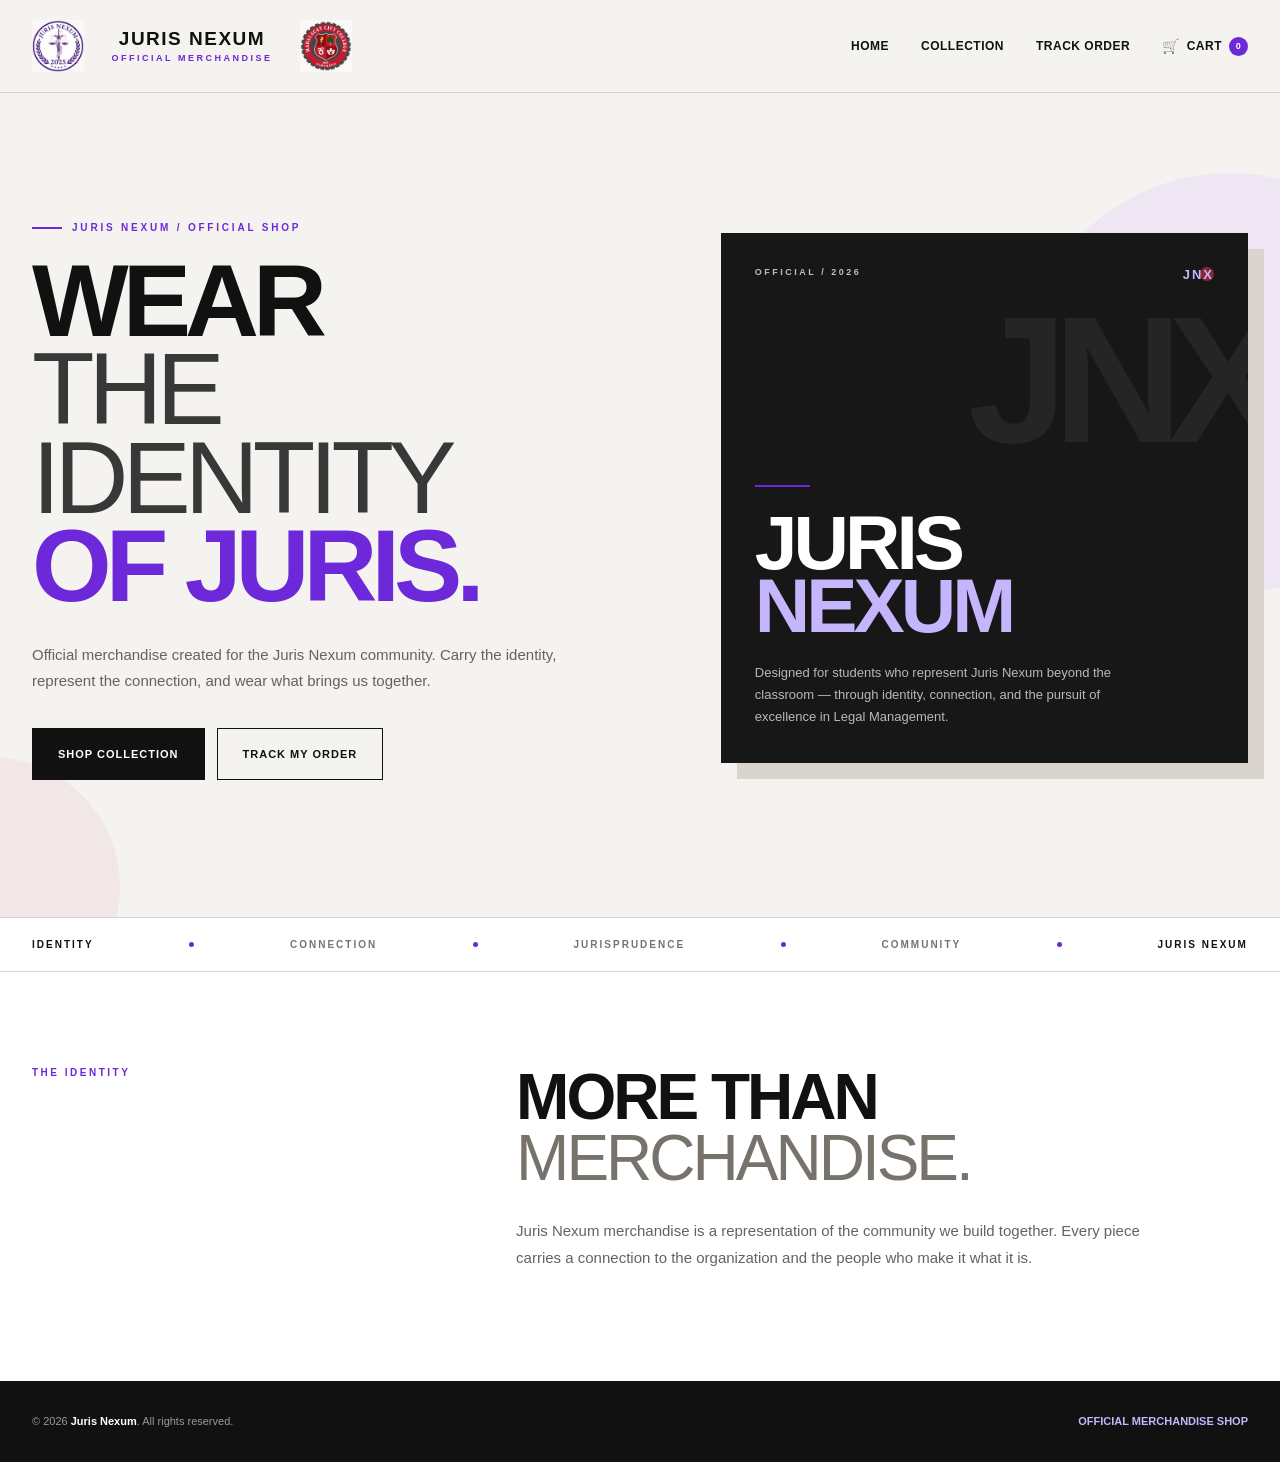
<file: index.html>
<!DOCTYPE html>
<html lang="en">
<head>
  <meta charset="UTF-8">
  <meta name="viewport" content="width=device-width, initial-scale=1.0">

  <title>Juris Nexum | Official Merchandise</title>

  <meta
    name="description"
    content="Official Juris Nexum merchandise shop."
  >

  <style>
    * {
      box-sizing: border-box;
    }

    html {
      scroll-behavior: smooth;
    }

    body {
      margin: 0;
      font-family: Arial, Helvetica, sans-serif;
      background: #f5f3ef;
      color: #111111;
    }

    a {
      color: inherit;
      text-decoration: none;
    }

    /* =========================
       NAVIGATION
    ========================= */

    .jnx-nav {
      position: relative;
      z-index: 20;
      width: 100%;
      background: #f5f3ef;
      border-bottom: 1px solid #d9d5ce;
    }

    .jnx-nav-inner {
      max-width: 1280px;
      margin: 0 auto;
      padding: 20px 32px;
      display: flex;
      align-items: center;
      justify-content: space-between;
      gap: 30px;
    }

    .jnx-brand {
      display: flex;
      align-items: center;
      justify-content: center;
      gap: 18px;
      line-height: 1;
      text-align: center;
      flex-shrink: 0;
    }

    .jnx-brand-logo {
      width: 52px;
      height: 52px;
      object-fit: contain;
      display: block;
    }

    .jnx-brand-center {
      display: flex;
      flex-direction: column;
      align-items: center;
      justify-content: center;
      min-width: 180px;
    }

    .jnx-brand-main {
      font-size: 19px;
      font-weight: 900;
      letter-spacing: 1.5px;
      white-space: nowrap;
    }

    .jnx-brand-sub {
      margin-top: 6px;
      font-size: 9px;
      font-weight: 700;
      letter-spacing: 2.5px;
      color: #6d28d9;
      white-space: nowrap;
    }

    .jnx-brand-mcc {
      width: 52px;
      height: 52px;
      object-fit: contain;
      display: block;
    }

    .jnx-nav-links {
      display: flex;
      align-items: center;
      gap: 32px;
      font-size: 12px;
      font-weight: 700;
      letter-spacing: .5px;
      text-transform: uppercase;
    }

    .jnx-nav-links a {
      position: relative;
      padding: 5px 0;
    }

    .jnx-nav-links a::after {
      content: "";
      position: absolute;
      left: 0;
      bottom: 0;
      width: 0;
      height: 2px;
      background: #6d28d9;
      transition: width .25s ease;
    }

    .jnx-nav-links a:hover::after {
      width: 100%;
    }

    /* =========================
       CART NAVIGATION
    ========================= */

    .jnx-cart-link {
      display: inline-flex;
      align-items: center;
      gap: 7px;
    }

    .jnx-cart-icon {
      font-size: 14px;
      line-height: 1;
      filter: grayscale(1);
      transition: filter .2s ease;
    }

    .jnx-cart-link:hover .jnx-cart-icon {
      filter: grayscale(0);
    }

    .jnx-cart-count {
      min-width: 19px;
      height: 19px;
      padding: 0 5px;
      display: inline-flex;
      align-items: center;
      justify-content: center;
      border-radius: 50%;
      background: #6d28d9;
      color: #ffffff;
      font-size: 9px;
      font-weight: 800;
      line-height: 1;
    }

    /* =========================
       HERO
    ========================= */

    .jnx-hero {
      position: relative;
      overflow: hidden;
      min-height: calc(100vh - 76px);
      padding: 55px 32px 70px;
      display: flex;
      align-items: center;
      background: #f5f3ef;
    }

    .jnx-hero::before {
      content: "";
      position: absolute;
      width: 420px;
      height: 420px;
      right: -160px;
      top: 80px;
      border-radius: 50%;
      background: #e9ddf8;
      opacity: .55;
    }

    .jnx-hero::after {
      content: "";
      position: absolute;
      width: 260px;
      height: 260px;
      left: -140px;
      bottom: -100px;
      border-radius: 50%;
      background: #ead7d9;
      opacity: .45;
    }

    .jnx-hero-content {
      position: relative;
      z-index: 2;
      width: 100%;
      max-width: 1280px;
      margin: 0 auto;
      display: grid;
      grid-template-columns: 1.08fr .92fr;
      gap: 70px;
      align-items: center;
    }

    .jnx-eyebrow {
      display: inline-flex;
      align-items: center;
      gap: 10px;
      margin-bottom: 24px;
      font-size: 10px;
      font-weight: 800;
      letter-spacing: 2.8px;
      text-transform: uppercase;
      color: #6d28d9;
    }

    .jnx-eyebrow::before {
      content: "";
      width: 30px;
      height: 2px;
      background: #6d28d9;
    }

    .jnx-hero h1 {
      max-width: 800px;
      margin: 0;
      font-size: clamp(54px, 8vw, 108px);
      line-height: .86;
      letter-spacing: -6px;
      font-weight: 900;
      text-transform: uppercase;
    }

    .jnx-hero h1 .light {
      display: block;
      font-weight: 400;
      color: #383838;
    }

    .jnx-hero h1 .accent {
      display: block;
      color: #6d28d9;
    }

    .jnx-hero-text {
      max-width: 570px;
      margin: 32px 0 0;
      color: #66625c;
      font-size: 15px;
      line-height: 1.75;
    }

    /* =========================
       BUTTONS
    ========================= */

    .jnx-actions {
      display: flex;
      flex-wrap: wrap;
      gap: 12px;
      margin-top: 34px;
    }

    .jnx-button {
      min-height: 52px;
      padding: 0 25px;
      display: inline-flex;
      align-items: center;
      justify-content: center;
      border: 1px solid #111111;
      font-size: 11px;
      font-weight: 800;
      letter-spacing: 1px;
      text-transform: uppercase;
      transition:
        transform .2s ease,
        background .2s ease,
        color .2s ease,
        border-color .2s ease;
    }

    .jnx-button:hover {
      transform: translateY(-3px);
    }

    .jnx-button.primary {
      background: #111111;
      color: #ffffff;
    }

    .jnx-button.primary:hover {
      background: #6d28d9;
      border-color: #6d28d9;
    }

    .jnx-button.secondary {
      background: transparent;
      color: #111111;
    }

    .jnx-button.secondary:hover {
      background: #ffffff;
    }

    /* =========================
       EDITORIAL FEATURE
    ========================= */

    .jnx-feature {
      position: relative;
      min-height: 530px;
      overflow: hidden;
      padding: 34px;
      display: flex;
      flex-direction: column;
      justify-content: space-between;
      background: #171717;
      color: #ffffff;
      box-shadow: 16px 16px 0 #d9d5ce;
    }

    .jnx-feature::before {
      content: "JNX";
      position: absolute;
      right: -25px;
      top: 75px;
      font-size: 180px;
      line-height: .8;
      font-weight: 900;
      letter-spacing: -15px;
      color: #252525;
      pointer-events: none;
    }

    .jnx-feature::after {
      content: "";
      position: absolute;
      right: 34px;
      top: 34px;
      width: 14px;
      height: 14px;
      background: #8b2635;
      border-radius: 50%;
    }

    .jnx-feature-top,
    .jnx-feature-bottom {
      position: relative;
      z-index: 2;
    }

    .jnx-feature-top {
      display: flex;
      align-items: flex-start;
      justify-content: space-between;
    }

    .jnx-feature-label {
      font-size: 9px;
      font-weight: 700;
      letter-spacing: 2.5px;
      text-transform: uppercase;
      color: #bdbdbd;
    }

    .jnx-feature-mark {
      font-size: 13px;
      font-weight: 900;
      letter-spacing: 2px;
      color: #c4b5fd;
    }

    .jnx-feature-line {
      width: 55px;
      height: 2px;
      margin-bottom: 24px;
      background: #6d28d9;
    }

    .jnx-feature-bottom h2 {
      margin: 0;
      font-size: clamp(50px, 6vw, 82px);
      line-height: .82;
      letter-spacing: -4px;
      text-transform: uppercase;
    }

    .jnx-feature-bottom h2 span {
      color: #c4b5fd;
    }

    .jnx-feature-bottom p {
      max-width: 390px;
      margin: 25px 0 0;
      color: #b9b9b9;
      font-size: 13px;
      line-height: 1.7;
    }

    /* =========================
       BRAND STRIP
    ========================= */

    .jnx-strip {
      border-top: 1px solid #d9d5ce;
      border-bottom: 1px solid #d9d5ce;
      background: #ffffff;
    }

    .jnx-strip-inner {
      max-width: 1280px;
      margin: 0 auto;
      padding: 21px 32px;
      display: flex;
      align-items: center;
      justify-content: space-between;
      gap: 20px;
    }

    .jnx-strip-item {
      font-size: 10px;
      font-weight: 800;
      letter-spacing: 2px;
      text-transform: uppercase;
      color: #77736c;
    }

    .jnx-strip-item strong {
      color: #111111;
    }

    .jnx-strip-dot {
      width: 5px;
      height: 5px;
      flex: 0 0 auto;
      border-radius: 50%;
      background: #6d28d9;
    }

    /* =========================
       IDENTITY SECTION
    ========================= */

    .jnx-identity {
      padding: 95px 32px;
      background: #ffffff;
    }

    .jnx-identity-inner {
      max-width: 1280px;
      margin: 0 auto;
      display: grid;
      grid-template-columns: .7fr 1.3fr;
      gap: 90px;
      align-items: start;
    }

    .jnx-section-label {
      font-size: 10px;
      font-weight: 800;
      letter-spacing: 2.5px;
      text-transform: uppercase;
      color: #6d28d9;
    }

    .jnx-identity h2 {
      margin: 0;
      max-width: 800px;
      font-size: clamp(35px, 5vw, 65px);
      line-height: .95;
      letter-spacing: -3px;
      text-transform: uppercase;
    }

    .jnx-identity h2 span {
      color: #77736c;
      font-weight: 400;
    }

    .jnx-identity-copy {
      margin-top: 28px;
      max-width: 650px;
      color: #66625c;
      font-size: 15px;
      line-height: 1.8;
    }

    /* =========================
       FOOTER
    ========================= */

    .jnx-footer {
      background: #111111;
      color: #ffffff;
      padding: 32px;
    }

    .jnx-footer-inner {
      max-width: 1280px;
      margin: 0 auto;
      display: flex;
      align-items: center;
      justify-content: space-between;
      gap: 25px;
    }

    .jnx-footer p {
      margin: 0;
      color: #999999;
      font-size: 11px;
      line-height: 1.6;
    }

    .jnx-footer strong {
      color: #ffffff;
    }

    .jnx-footer-accent {
      color: #c4b5fd !important;
      font-weight: 700;
    }

    /* =========================
       RESPONSIVE
    ========================= */

    @media (max-width: 900px) {
      .jnx-nav-inner {
        padding: 18px 22px;
      }

      .jnx-nav-links {
        gap: 18px;
      }

      .jnx-hero {
        padding: 55px 22px 70px;
      }

      .jnx-hero-content {
        grid-template-columns: 1fr;
        gap: 55px;
      }

      .jnx-feature {
        min-height: 430px;
      }

      .jnx-identity {
        padding: 70px 22px;
      }

      .jnx-identity-inner {
        grid-template-columns: 1fr;
        gap: 25px;
      }

      .jnx-strip-inner {
        padding: 18px 22px;
      }
    }

    @media (max-width: 600px) {
      .jnx-nav-inner {
        flex-direction: column;
        align-items: flex-start;
        gap: 15px;
      }

      .jnx-nav-links {
        width: 100%;
        justify-content: space-between;
        gap: 10px;
        font-size: 10px;
      }

      .jnx-hero h1 {
        letter-spacing: -4px;
      }

      .jnx-actions {
        flex-direction: column;
      }

      .jnx-button {
        width: 100%;
      }

      .jnx-feature {
        min-height: 390px;
        padding: 27px;
        box-shadow: 9px 9px 0 #d9d5ce;
      }

      .jnx-feature::before {
        font-size: 120px;
      }

      .jnx-strip-inner {
        flex-wrap: wrap;
        justify-content: center;
      }

      .jnx-strip-dot {
        display: none;
      }

      .jnx-footer {
        padding: 28px 22px;
      }

      .jnx-footer-inner {
        flex-direction: column;
        align-items: flex-start;
      }
    }
  </style>
<style>
@media (max-width: 700px) {
  .jnx-nav-inner {
    padding: 15px 16px;
    flex-direction: column;
    gap: 18px;
  }

  .jnx-brand {
    gap: 12px;
  }

  .jnx-brand-logo,
  .jnx-brand-mcc {
    width: 42px;
    height: 42px;
  }

  .jnx-brand-center {
    min-width: 0;
  }

  .jnx-brand-main {
    font-size: 16px;
    letter-spacing: 1px;
  }

  .jnx-brand-sub {
    font-size: 7px;
    letter-spacing: 1.8px;
    margin-top: 5px;
  }

  .jnx-nav-links {
    gap: 18px;
    flex-wrap: wrap;
    justify-content: center;
  }
}
</style>
</head>

<body>

  <!-- =========================
       NAVIGATION
  ========================== -->

  <header class="jnx-nav">
    <div class="jnx-nav-inner">

      <a href="index.html" class="jnx-brand" aria-label="Juris Nexum Official Merchandise">
        <img
          src="assets/jnx-logo.png"
          alt="Juris Nexum logo"
          class="jnx-brand-logo"
        >

        <span class="jnx-brand-center">
          <span class="jnx-brand-main">JURIS NEXUM</span>
          <span class="jnx-brand-sub">OFFICIAL MERCHANDISE</span>
        </span>

        <img
          src="assets/mcc-logo.png"
          alt="Mabalacat City College logo"
          class="jnx-brand-mcc"
        >
      </a>

      <nav class="jnx-nav-links">
        <a href="index.html">Home</a>
        <a href="shop.html">Collection</a>
        <a href="track-order.html">Track Order</a>
        <a href="checkout.html" class="jnx-cart-link">
          <span class="jnx-cart-icon">🛒</span>
          Cart
          <span id="cartCount" class="jnx-cart-count">0</span>
        </a>
      </nav>

    </div>
  </header>


  <!-- =========================
       HERO
  ========================== -->

  <main>

    <section class="jnx-hero">

      <div class="jnx-hero-content">

        <div>

          <div class="jnx-eyebrow">
            Juris Nexum / Official Shop
          </div>

          <h1>
            WEAR
            <span class="light">THE IDENTITY</span>
            <span class="accent">OF JURIS.</span>
          </h1>

          <p class="jnx-hero-text">
            Official merchandise created for the Juris Nexum community.
            Carry the identity, represent the connection, and wear
            what brings us together.
          </p>

          <div class="jnx-actions">

            <a
              href="shop.html"
              class="jnx-button primary"
            >
              Shop Collection
            </a>

            <a
              href="track-order.html"
              class="jnx-button secondary"
            >
              Track My Order
            </a>

          </div>

        </div>


        <!-- EDITORIAL FEATURE -->

        <div class="jnx-feature">

          <div class="jnx-feature-top">

            <div class="jnx-feature-label">
              Official / 2026
            </div>

            <div class="jnx-feature-mark">
              JNX
            </div>

          </div>

          <div class="jnx-feature-bottom">

            <div class="jnx-feature-line"></div>

            <h2>
              JURIS<br>
              <span>NEXUM</span>
            </h2>

            <p>
              Designed for students who represent Juris Nexum
              beyond the classroom — through identity, connection,
              and the pursuit of excellence in Legal Management.
            </p>

          </div>

        </div>

      </div>

    </section>


    <!-- =========================
         BRAND STRIP
    ========================== -->

    <section class="jnx-strip">

      <div class="jnx-strip-inner">

        <div class="jnx-strip-item">
          <strong>Identity</strong>
        </div>

        <div class="jnx-strip-dot"></div>

        <div class="jnx-strip-item">
          Connection
        </div>

        <div class="jnx-strip-dot"></div>

        <div class="jnx-strip-item">
          Jurisprudence
        </div>

        <div class="jnx-strip-dot"></div>

        <div class="jnx-strip-item">
          Community
        </div>

        <div class="jnx-strip-dot"></div>

        <div class="jnx-strip-item">
          <strong>Juris Nexum</strong>
        </div>

      </div>

    </section>


    <!-- =========================
         IDENTITY SECTION
    ========================== -->

    <section class="jnx-identity">

      <div class="jnx-identity-inner">

        <div>
          <div class="jnx-section-label">
            The Identity
          </div>
        </div>

        <div>

          <h2>
            MORE THAN<br>
            <span>MERCHANDISE.</span>
          </h2>

          <p class="jnx-identity-copy">
            Juris Nexum merchandise is a representation of the
            community we build together. Every piece carries a
            connection to the organization and the people who
            make it what it is.
          </p>

        </div>

      </div>

    </section>

  </main>


  <!-- =========================
       FOOTER
  ========================== -->

  <footer class="jnx-footer">

    <div class="jnx-footer-inner">

      <p>
        © 2026 <strong>Juris Nexum</strong>.
        All rights reserved.
      </p>

      <p class="jnx-footer-accent">
        OFFICIAL MERCHANDISE SHOP
      </p>

    </div>

  </footer>


<script>
(function () {
  const CART_KEY = "jnx_merch_cart_v1";

  function updateHomeCartCount() {
    const el = document.getElementById("cartCount");
    if (!el) return;

    try {
      const cart = JSON.parse(
        localStorage.getItem(CART_KEY) || "[]"
      );

      const count = cart.reduce(
        (total, item) => total + Number(item.quantity || 0),
        0
      );

      el.textContent = count;
    } catch (error) {
      el.textContent = "0";
    }
  }

  updateHomeCartCount();

  window.addEventListener("storage", updateHomeCartCount);

  window.addEventListener("pageshow", updateHomeCartCount);
})();
</script>

</body>
</html>
</file>
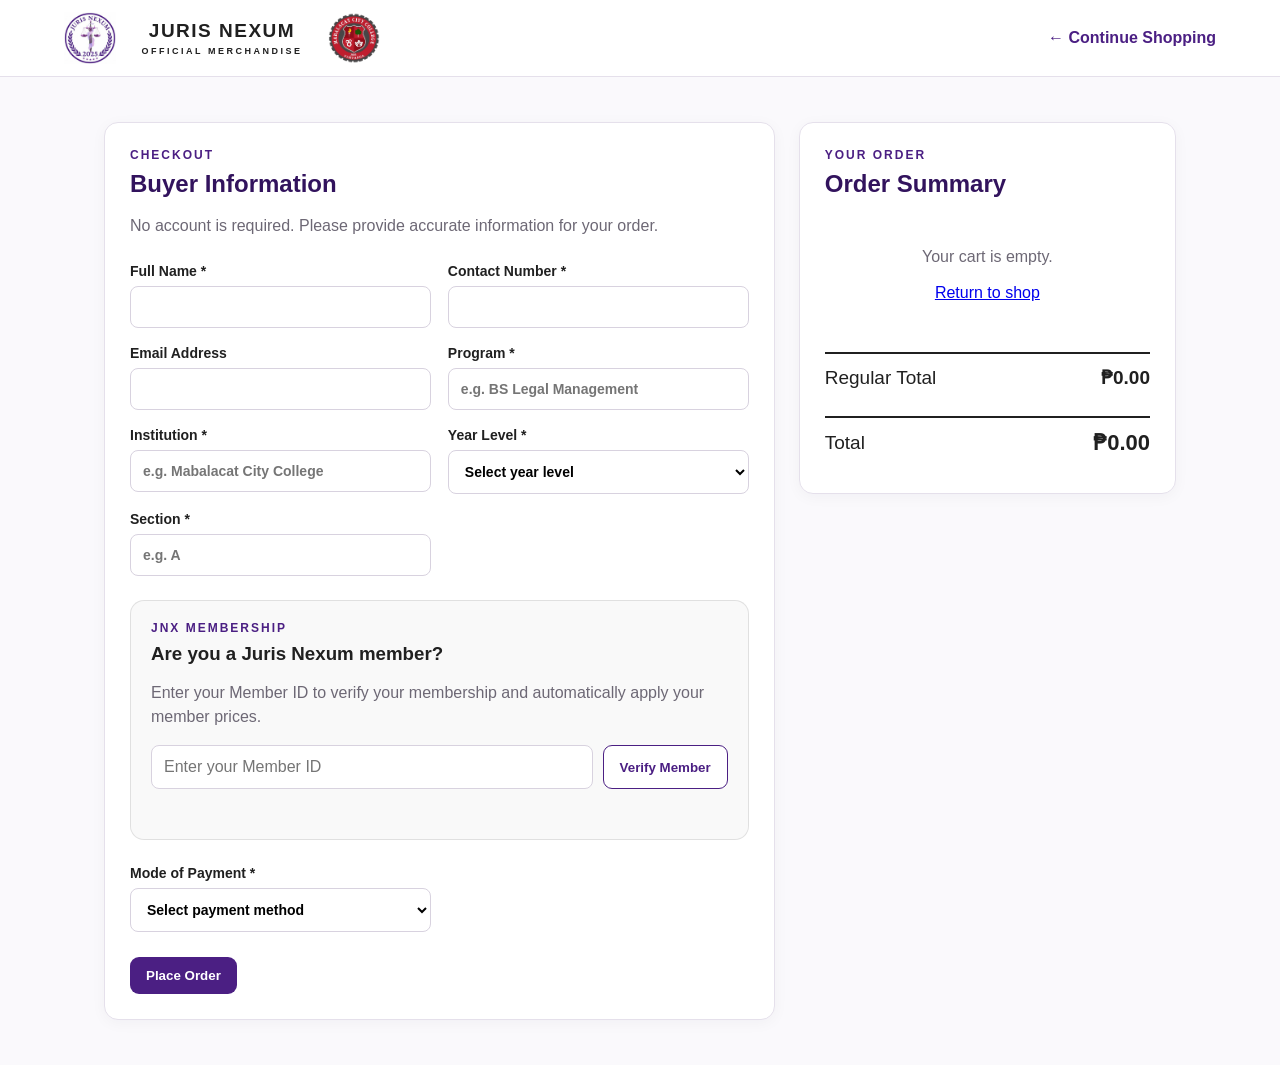
<file: checkout.html>
<!DOCTYPE html>
<html lang="en">
<head>
  <meta charset="UTF-8">
  <meta name="viewport" content="width=device-width, initial-scale=1.0">
  <title>Checkout | Juris Nexum Merchandise</title>
  <link rel="icon" href="assets/jnx-logo.png">
  <link rel="stylesheet" href="css/style.css">
</head>
<body>
<header class="site-header">
  <a class="brand brand-link" href="index.html" aria-label="Juris Nexum Official Merchandise">
    <img
      src="assets/jnx-logo.png"
      alt="Juris Nexum logo"
      class="brand-logo"
    >

    <span class="brand-center">
      <span class="brand-main">JURIS NEXUM</span>
      <span class="brand-sub">OFFICIAL MERCHANDISE</span>
    </span>

    <img
      src="assets/mcc-logo.png"
      alt="Mabalacat City College logo"
      class="brand-mcc"
    >
  </a>

  <a id="continueShoppingBtn" class="text-link" href="./shop.html">
    ← Continue Shopping
  </a>
</header>

<main class="checkout-page">
  <div class="checkout-layout">
    <section class="card">
      <p class="eyebrow">CHECKOUT</p>
      <h2>Buyer Information</h2>
      <p class="muted">No account is required. Please provide accurate information for your order.</p>

      <form id="checkoutForm">
        <div class="form-grid">

          <label>
            Full Name *
            <input id="fullName" required autocomplete="name">
          </label>
          <label>
            Contact Number *
            <input id="contact" required autocomplete="tel" inputmode="tel">
          </label>
          <label>
            Email Address
            <input id="email" type="email" autocomplete="email">
          </label>
          <label>
            Program *
            <input id="program" required placeholder="e.g. BS Legal Management">
          </label>
          <label>
            Institution *
            <input id="institution" required placeholder="e.g. Mabalacat City College">
          </label>
          <label>
            Year Level *
            <select id="yearLevel" required>
              <option value="">Select year level</option>
              <option>1st Year</option>
              <option>2nd Year</option>
              <option>3rd Year</option>
              <option>4th Year</option>
              <option>Graduate</option>
              <option>Not Applicable</option>
            </select>
          </label>
          <label>
            Section *
            <input id="section" required placeholder="e.g. A">
          </label>
        </div>

        <div class="member-box">
          <div>
            <p class="eyebrow">JNX MEMBERSHIP</p>
            <h3>Are you a Juris Nexum member?</h3>
            <p class="muted">
              Enter your Member ID to verify your membership and automatically apply your member prices.
            </p>
          </div>

          <div class="member-verify-row">
            <input
              id="memberId"
              placeholder="Enter your Member ID"
              autocomplete="off"
            >
            <button
              type="button"
              class="secondary-button"
              id="verifyMemberButton"
            >
              Verify Member
            </button>
          </div>

          <div id="memberMessage" class="member-message"></div>
        </div>

        <div class="form-grid">
          <label>
            Mode of Payment *
            <select id="paymentMethod" required>
              <option value="">Select payment method</option>
              <option value="BPI InstaPay">BPI InstaPay</option>
            </select>
          </label>
        </div>

        <div id="paymentPanel" class="payment-panel hidden">
          <h3>BPI InstaPay Payment</h3>
          <p>Scan the QR code below. The amount shown is automatically computed from your cart.</p>
          <div class="qr-wrap">
            <img src="assets/payment-qr.jpg" alt="BPI InstaPay payment QR code">
          </div>
          <div class="amount-box">
            <span>Amount to Pay</span>
            <strong id="paymentTotal">₱0.00</strong>
          </div>
          <p class="warning">Do not type a different amount. Please pay the exact total shown above.</p>

          <label>
            BPI InstaPay Reference Number *
            <input id="paymentReference" placeholder="Enter your transaction reference">
          </label>
          <label>
            Proof of Payment *
            <input id="proof" type="file" accept="image/*,.pdf">
            <small>For the first version, the receipt file is selected here. The Google Drive upload connection will be added in the backend setup.</small>
          </label>
        </div>

        <div class="actions">
          <button class="primary-button" type="submit">Place Order</button>
        </div>
      </form>
    </section>

    <aside class="card order-summary">
      <p class="eyebrow">YOUR ORDER</p>
      <h2>Order Summary</h2>
      <div id="cartItems"></div>
      <div id="regularTotalRow" class="summary-total">
        <span>Regular Total</span>
        <strong id="regularCartTotal">₱0.00</strong>
      </div>

      <div id="discountRow" class="summary-total hidden">
        <span>Member Discount</span>
        <strong id="discountAmount">-₱0.00</strong>
      </div>

      <div class="summary-total">
        <span>Total</span>
        <strong id="cartTotal">₱0.00</strong>
      </div>
    </aside>
  </div>
</main>


<!-- JNX ORDER IN THE COURT BOOM -->
<div id="orderCourtBoom" class="order-court-boom" aria-hidden="true">
  <div class="court-boom-flash"></div>

  <div class="court-boom-burst burst-1"></div>
  <div class="court-boom-burst burst-2"></div>
  <div class="court-boom-burst burst-3"></div>
  <div class="court-boom-burst burst-4"></div>

  <div class="court-graffiti">
    <span class="court-small">THE COURT HAS SPOKEN</span>
    <strong>ORDER</strong>
    <strong>IN THE</strong>
    <strong>COURT!</strong>
    <span class="court-spray spray-1">✦</span>
    <span class="court-spray spray-2">✦</span>
    <span class="court-spray spray-3">✦</span>
  </div>
</div>



<script src="js/config.js"></script>
<script src="js/checkout.js"></script>
<script>
document.addEventListener("click", function (e) {
  const link = e.target.closest("#continueShoppingBtn");

  if (!link) return;

  e.preventDefault();
  window.location.assign("./shop.html");
});
</script>

</body>
</html>
</file>
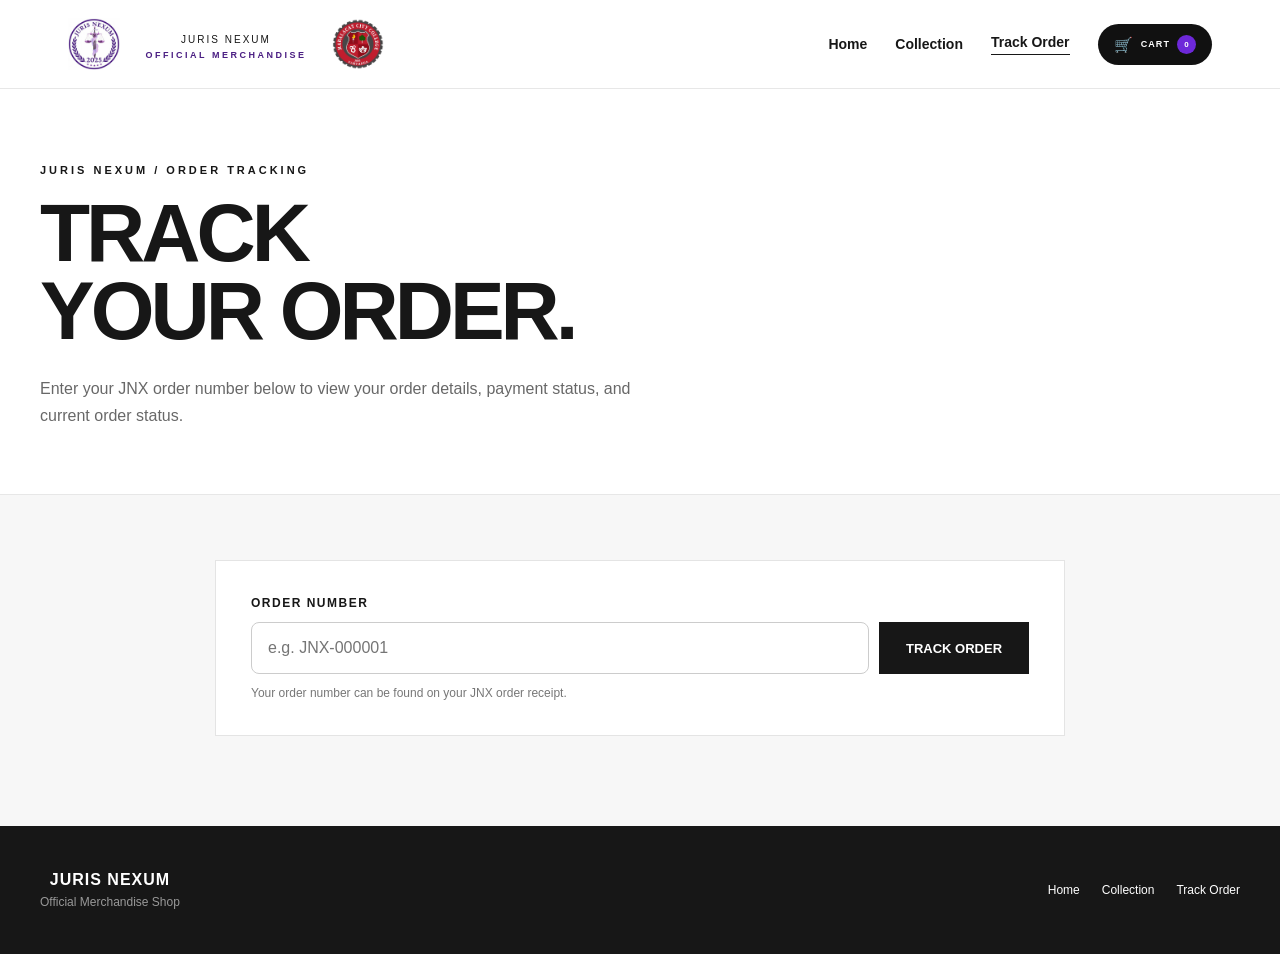
<file: track-order.html>
<!DOCTYPE html>
<html lang="en">
<head>
  <meta charset="UTF-8">
  <meta name="viewport" content="width=device-width, initial-scale=1.0">

  <title>Track Order | Juris Nexum</title>

  <meta
    name="description"
    content="Track your Juris Nexum merchandise order."
  >

  <link rel="stylesheet" href="css/style.css">

  <style>
    * {
      box-sizing: border-box;
    }

    body {
      margin: 0;
      font-family: Arial, Helvetica, sans-serif;
      background: #f7f7f7;
      color: #171717;
    }

    a {
      text-decoration: none;
      color: inherit;
    }

    button,
    input {
      font: inherit;
    }

    /* =========================
       NAVIGATION
    ========================= */

    .jnx-nav {
      width: 100%;
      background: #ffffff;
      border-bottom: 1px solid #e7e7e7;
      position: sticky;
      top: 0;
      z-index: 100;
    }

    .jnx-nav-inner {
      max-width: 1200px;
      margin: auto;
      padding: 18px 28px;
      display: flex;
      align-items: center;
      justify-content: space-between;
      gap: 30px;
    }

    .jnx-brand {
      font-size: 20px;
      font-weight: 800;
      letter-spacing: 1px;
    }

    .jnx-brand span {
      display: block;
      font-size: 10px;
      font-weight: 500;
      letter-spacing: 2px;
      margin-top: 3px;
    }

    .jnx-nav-links {
      display: flex;
      align-items: center;
      gap: 28px;
      font-size: 14px;
      font-weight: 600;
    }

    .jnx-nav-links a {
      transition: opacity 0.2s ease;
    }

    .jnx-nav-links a:hover {
      opacity: 0.55;
    }

    .jnx-nav-links .active {
      border-bottom: 1px solid #171717;
      padding-bottom: 4px;
    }

    /* =========================
       HEADER
    ========================= */

    .jnx-page-header {
      background: #ffffff;
      border-bottom: 1px solid #e7e7e7;
      padding: 75px 25px 65px;
    }

    .jnx-page-header-inner {
      max-width: 1200px;
      margin: auto;
    }

    .jnx-eyebrow {
      margin-bottom: 18px;
      font-size: 11px;
      font-weight: 700;
      letter-spacing: 3px;
      text-transform: uppercase;
    }

    .jnx-page-header h1 {
      margin: 0;
      font-size: clamp(45px, 7vw, 82px);
      line-height: 0.95;
      letter-spacing: -4px;
    }

    .jnx-page-header p {
      max-width: 620px;
      margin: 25px 0 0;
      color: #686868;
      font-size: 16px;
      line-height: 1.7;
    }

    /* =========================
       TRACK AREA
    ========================= */

    .jnx-track {
      max-width: 900px;
      margin: auto;
      padding: 65px 25px 90px;
    }

    .jnx-search-card {
      background: #ffffff;
      border: 1px solid #e4e4e4;
      padding: 35px;
    }

    .jnx-search-label {
      display: block;
      margin-bottom: 12px;
      font-size: 12px;
      font-weight: 700;
      letter-spacing: 1.5px;
      text-transform: uppercase;
    }

    .jnx-search-row {
      display: flex;
      gap: 10px;
    }

    .jnx-search-row input {
      flex: 1;
      min-width: 0;
      height: 52px;
      padding: 0 16px;
      border: 1px solid #cccccc;
      background: #ffffff;
      color: #171717;
      outline: none;
    }

    .jnx-search-row input:focus {
      border-color: #171717;
    }

    .jnx-search-row button {
      min-width: 150px;
      height: 52px;
      border: 1px solid #171717;
      background: #171717;
      color: #ffffff;
      cursor: pointer;
      font-size: 13px;
      font-weight: 700;
      transition: background 0.2s ease;
    }

    .jnx-search-row button:hover {
      background: #333333;
    }

    .jnx-search-help {
      margin: 12px 0 0;
      color: #777777;
      font-size: 12px;
    }

    /* =========================
       STATUS
    ========================= */

    .jnx-status {
      display: none;
      margin-top: 25px;
      padding: 16px 18px;
      font-size: 13px;
      line-height: 1.5;
    }

    .jnx-status.show {
      display: block;
    }

    .jnx-status.loading {
      background: #eeeeee;
      color: #555555;
    }

    .jnx-status.error {
      background: #f8e8e8;
      color: #8b2222;
      border: 1px solid #edcaca;
    }

    /* =========================
       ORDER RESULT
    ========================= */

    .jnx-order {
      display: none;
      margin-top: 25px;
    }

    .jnx-order.show {
      display: block;
    }

    .jnx-order-header {
      background: #171717;
      color: #ffffff;
      padding: 30px;
      display: flex;
      align-items: center;
      justify-content: space-between;
      gap: 20px;
    }

    .jnx-order-label {
      color: #aaaaaa;
      font-size: 10px;
      font-weight: 700;
      letter-spacing: 2px;
      text-transform: uppercase;
      margin-bottom: 7px;
    }

    .jnx-order-number {
      font-size: 25px;
      font-weight: 800;
      letter-spacing: 1px;
    }

    .jnx-order-status {
      padding: 10px 15px;
      background: #ffffff;
      color: #171717;
      font-size: 11px;
      font-weight: 800;
      letter-spacing: 0.7px;
      text-transform: uppercase;
      white-space: nowrap;
    }

    /* =========================
       ORDER INFO
    ========================= */

    .jnx-info-grid {
      display: grid;
      grid-template-columns: repeat(2, 1fr);
      background: #ffffff;
      border: 1px solid #e3e3e3;
      border-top: 0;
    }

    .jnx-info {
      padding: 22px;
      border-bottom: 1px solid #e8e8e8;
    }

    .jnx-info:nth-child(odd) {
      border-right: 1px solid #e8e8e8;
    }

    .jnx-info-label {
      margin-bottom: 7px;
      color: #888888;
      font-size: 10px;
      font-weight: 700;
      letter-spacing: 1.5px;
      text-transform: uppercase;
    }

    .jnx-info-value {
      font-size: 14px;
      font-weight: 600;
      word-break: break-word;
    }

    /* =========================
       ITEMS
    ========================= */

    .jnx-items {
      margin-top: 25px;
      background: #ffffff;
      border: 1px solid #e3e3e3;
    }

    .jnx-items-title {
      padding: 20px 22px;
      border-bottom: 1px solid #e3e3e3;
      font-size: 12px;
      font-weight: 800;
      letter-spacing: 1.5px;
      text-transform: uppercase;
    }

    .jnx-item {
      padding: 20px 22px;
      border-bottom: 1px solid #eeeeee;
      display: flex;
      justify-content: space-between;
      gap: 20px;
    }

    .jnx-item:last-child {
      border-bottom: 0;
    }

    .jnx-item-name {
      font-size: 14px;
      font-weight: 800;
    }

    .jnx-item-variant {
      margin-top: 5px;
      color: #777777;
      font-size: 12px;
    }

    .jnx-item-right {
      text-align: right;
      white-space: nowrap;
    }

    .jnx-item-quantity {
      color: #777777;
      font-size: 12px;
      margin-bottom: 5px;
    }

    .jnx-item-subtotal {
      font-size: 14px;
      font-weight: 800;
    }

    /* =========================
       TOTAL
    ========================= */

    .jnx-total {
      margin-top: 25px;
      padding: 25px;
      background: #171717;
      color: #ffffff;
      display: flex;
      align-items: center;
      justify-content: space-between;
      gap: 20px;
    }

    .jnx-total-label {
      color: #aaaaaa;
      font-size: 11px;
      font-weight: 700;
      letter-spacing: 2px;
      text-transform: uppercase;
    }

    .jnx-total-amount {
      font-size: 24px;
      font-weight: 800;
    }

    /* =========================
       MEMBER INFO
    ========================= */

    .jnx-member {
      margin-top: 25px;
      padding: 22px;
      background: #ffffff;
      border: 1px solid #e3e3e3;
    }

    .jnx-member-title {
      margin-bottom: 12px;
      font-size: 11px;
      font-weight: 800;
      letter-spacing: 1.5px;
      text-transform: uppercase;
    }

    .jnx-member-details {
      color: #666666;
      font-size: 13px;
      line-height: 1.7;
    }

    /* =========================
       FOOTER
    ========================= */

    .jnx-footer {
      background: #171717;
      color: #ffffff;
      padding: 45px 25px;
    }

    .jnx-footer-inner {
      max-width: 1200px;
      margin: auto;
      display: flex;
      align-items: center;
      justify-content: space-between;
      gap: 25px;
    }

    .jnx-footer-brand {
      font-size: 16px;
      font-weight: 800;
      letter-spacing: 1px;
    }

    .jnx-footer p {
      margin: 6px 0 0;
      color: #999999;
      font-size: 12px;
    }

    .jnx-footer-links {
      display: flex;
      gap: 22px;
      font-size: 12px;
    }

    .jnx-footer-links a:hover {
      opacity: 0.6;
    }

    /* =========================
       RESPONSIVE
    ========================= */

    @media (max-width: 650px) {

      .jnx-nav-inner {
        padding: 15px 18px;
        align-items: flex-start;
      }

      .jnx-nav-links {
        gap: 13px;
        font-size: 12px;
      }

      .jnx-brand {
        font-size: 17px;
      }

      .jnx-brand span {
        font-size: 8px;
      }

      .jnx-page-header {
        padding: 55px 20px 50px;
      }

      .jnx-page-header h1 {
        letter-spacing: -2px;
      }

      .jnx-track {
        padding: 45px 18px 65px;
      }

      .jnx-search-card {
        padding: 25px 20px;
      }

      .jnx-search-row {
        flex-direction: column;
      }

      .jnx-search-row button {
        width: 100%;
      }

      .jnx-order-header {
        align-items: flex-start;
        flex-direction: column;
        padding: 25px 20px;
      }

      .jnx-info-grid {
        grid-template-columns: 1fr;
      }

      .jnx-info:nth-child(odd) {
        border-right: 0;
      }

      .jnx-item {
        flex-direction: column;
      }

      .jnx-item-right {
        text-align: left;
      }

      .jnx-total {
        padding: 20px;
      }

      .jnx-footer-inner {
        flex-direction: column;
        align-items: flex-start;
      }
    }
  
.jnx-cart-link {
  display: inline-flex;
  align-items: center;
  gap: 7px;
  text-decoration: none;
  background: #111111;
  color: #ffffff;
  padding: 11px 16px;
  border-radius: 100px;
  font-size: 9px;
  font-weight: 900;
  letter-spacing: .12em;
  text-transform: uppercase;
  transition: .2s ease;
}

.jnx-cart-link:hover {
  background: #6d28d9;
  color: #ffffff;
}

.jnx-cart-icon {
  font-size: 15px;
  line-height: 1;
}

.jnx-cart-count {
  display: inline-flex;
  align-items: center;
  justify-content: center;
  min-width: 19px;
  height: 19px;
  padding: 0 5px;
  background: #6d28d9;
  color: #ffffff;
  border-radius: 50%;
  font-size: 8px;
  font-weight: 900;
  letter-spacing: 0;
}


/* =========================
   JNX + MCC BRAND HEADER
========================= */

.jnx-brand {
  display: inline-flex !important;
  align-items: center;
  justify-content: center;
  gap: 16px;
  color: var(--ink, #171717);
  text-decoration: none;
  line-height: 1;
  flex-shrink: 0;
}

.jnx-brand-logo,
.jnx-brand-mcc {
  width: 52px;
  height: 52px;
  object-fit: contain;
  display: block;
  flex-shrink: 0;
}

.jnx-brand-center {
  display: flex;
  flex-direction: column;
  align-items: center;
  justify-content: center;
  min-width: 180px;
  text-align: center;
}

.jnx-brand-main {
  display: block !important;
  color: var(--ink, #171717);
  font-size: 19px;
  font-weight: 900;
  letter-spacing: 1.5px;
  white-space: nowrap;
}

.jnx-brand-sub {
  display: block !important;
  margin-top: 6px !important;
  color: var(--purple, #6d28d9) !important;
  font-size: 9px !important;
  font-weight: 700 !important;
  letter-spacing: 2.5px !important;
  white-space: nowrap;
}

@media (max-width: 700px) {
  .jnx-nav-inner {
    padding: 15px 18px !important;
    gap: 15px;
  }

  .jnx-brand {
    gap: 8px;
  }

  .jnx-brand-logo,
  .jnx-brand-mcc {
    width: 38px;
    height: 38px;
  }

  .jnx-brand-center {
    min-width: 0;
  }

  .jnx-brand-main {
    font-size: 13px !important;
    letter-spacing: 1px;
  }

  .jnx-brand-sub {
    margin-top: 4px !important;
    font-size: 6px !important;
    letter-spacing: 1.5px !important;
  }
}

</style>
</head>

<body>

  <!-- =========================
       NAVIGATION
  ========================= -->

  <header class="jnx-nav">

    <div class="jnx-nav-inner">

      <a href="index.html" class="jnx-brand" aria-label="Juris Nexum Official Merchandise">
        <img
          src="assets/jnx-logo.png"
          alt="Juris Nexum logo"
          class="jnx-brand-logo"
        >

        <span class="jnx-brand-center">
          <span class="jnx-brand-main">JURIS NEXUM</span>
          <span class="jnx-brand-sub">OFFICIAL MERCHANDISE</span>
        </span>

        <img
          src="assets/mcc-logo.png"
          alt="Mabalacat City College logo"
          class="jnx-brand-mcc"
        >
      </a>

      <nav class="jnx-nav-links">
        <a href="index.html">Home</a>
        <a href="shop.html">Collection</a>
        <a href="track-order.html" class="active">
          Track Order
        </a>

        <a href="checkout.html" class="jnx-cart-link" aria-label="Shopping Cart">
          <span class="jnx-cart-icon">🛒</span>
          <span>Cart</span>
          <span id="cartCount" class="jnx-cart-count">0</span>
        </a>

      </nav>

    </div>

  </header>


  <!-- =========================
       PAGE HEADER
  ========================= -->

  <section class="jnx-page-header">

    <div class="jnx-page-header-inner">

      <div class="jnx-eyebrow">
        JURIS NEXUM / ORDER TRACKING
      </div>

      <h1>
        TRACK<br>
        YOUR ORDER.
      </h1>

      <p>
        Enter your JNX order number below to view your
        order details, payment status, and current order status.
      </p>

    </div>

  </section>


  <!-- =========================
       TRACKING
  ========================= -->

  <main class="jnx-track">

    <section class="jnx-search-card">

      <label
        class="jnx-search-label"
        for="orderNumber"
      >
        Order Number
      </label>

      <div class="jnx-search-row">

        <input
          id="orderNumber"
          type="text"
          placeholder="e.g. JNX-000001"
          autocomplete="off"
          spellcheck="false"
        >

        <button
          id="trackButton"
          type="button"
        >
          TRACK ORDER
        </button>

      </div>

      <p class="jnx-search-help">
        Your order number can be found on your JNX order receipt.
      </p>

      <div
        id="statusMessage"
        class="jnx-status"
      ></div>

    </section>


    <!-- =========================
         ORDER RESULT
    ========================= -->

    <section
      id="orderResult"
      class="jnx-order"
    >

      <div class="jnx-order-header">

        <div>
          <div class="jnx-order-label">
            Order Number
          </div>

          <div
            id="resultOrderNumber"
            class="jnx-order-number"
          >
          </div>
        </div>

        <div style="display:flex;align-items:center;gap:10px;">
          <div
            id="resultOrderStatus"
            class="jnx-order-status"
          >
            Pending
          </div>

          <button
            id="downloadTrackedReceiptButton"
            type="button"
            title="Download Receipt"
            aria-label="Download Receipt"
            style="display:none;align-items:center;justify-content:center;width:40px;height:40px;padding:0;border:2px solid #ffffff;border-radius:6px;background:#ffffff;color:#171717;font-size:20px;font-weight:800;line-height:1;cursor:pointer;"
          >
            ↓
          </button>
        </div>

      </div>


      <!-- ORDER INFORMATION -->

      <div class="jnx-info-grid">

        <div class="jnx-info">
          <div class="jnx-info-label">
            Customer
          </div>

          <div
            id="resultName"
            class="jnx-info-value"
          >
          </div>
        </div>

        <div class="jnx-info">
          <div class="jnx-info-label">
            Date Ordered
          </div>

          <div
            id="resultDate"
            class="jnx-info-value"
          >
          </div>
        </div>

        <div class="jnx-info">
          <div class="jnx-info-label">
            Payment Method
          </div>

          <div
            id="resultPaymentMethod"
            class="jnx-info-value"
          >
          </div>
        </div>

        <div class="jnx-info">
          <div class="jnx-info-label">
            Payment Status
          </div>

          <div
            id="resultPaymentStatus"
            class="jnx-info-value"
          >
          </div>
        </div>

        <div class="jnx-info">
          <div class="jnx-info-label">
            Program
          </div>

          <div
            id="resultProgram"
            class="jnx-info-value"
          >
          </div>
        </div>

        <div class="jnx-info">
          <div class="jnx-info-label">
            Year / Section
          </div>

          <div
            id="resultYearSection"
            class="jnx-info-value"
          >
          </div>
        </div>

      </div>


      <!-- ORDER ITEMS -->

      <section class="jnx-items">

        <div class="jnx-items-title">
          Items Ordered
        </div>

        <div id="resultItems"></div>

      </section>


      <!-- TOTAL -->

      <div class="jnx-total">

        <div class="jnx-total-label">
          Order Total
        </div>

        <div
          id="resultTotal"
          class="jnx-total-amount"
        >
          ₱0.00
        </div>

      </div>


      <!-- MEMBER -->

      <section
        id="memberInfo"
        class="jnx-member"
        style="display:none;"
      >

        <div class="jnx-member-title">
          JNX Member Pricing
        </div>

        <div
          id="memberDetails"
          class="jnx-member-details"
        >
        </div>

      </section>

    </section>

  </main>


  <!-- =========================
       FOOTER
  ========================= -->

  <footer class="jnx-footer">

    <div class="jnx-footer-inner">

      <div>

        <div class="jnx-footer-brand">
          JURIS NEXUM
        </div>

        <p>
          Official Merchandise Shop
        </p>

      </div>

      <div class="jnx-footer-links">

        <a href="index.html">
          Home
        </a>

        <a href="shop.html">
          Collection
        </a>

        <a href="track-order.html">
          Track Order
        </a>

      </div>

    </div>

  </footer>


  <!-- =========================
       TRACKING JAVASCRIPT
  ========================= -->

  <script src="js/config.js"></script>

  <script>

    const orderInput =
      document.getElementById("orderNumber");

    const trackButton =
      document.getElementById("trackButton");

    const statusMessage =
      document.getElementById("statusMessage");

    const orderResult =
      document.getElementById("orderResult");

    const downloadTrackedReceiptButton =
      document.getElementById(
        "downloadTrackedReceiptButton"
      );


    function peso(amount) {

      return new Intl.NumberFormat(
        "en-PH",
        {
          style: "currency",
          currency: "PHP"
        }
      ).format(
        Number(amount) || 0
      );

    }


    function escapeHtml(value) {

      return String(value ?? "")
        .replace(/&/g, "&amp;")
        .replace(/</g, "&lt;")
        .replace(/>/g, "&gt;")
        .replace(/"/g, "&quot;")
        .replace(/'/g, "&#039;");

    }


    function showStatus(message, type) {

      statusMessage.textContent =
        message;

      statusMessage.className =
        `jnx-status show ${type}`;

    }


    function hideStatus() {

      statusMessage.className =
        "jnx-status";

      statusMessage.textContent =
        "";

    }


    function setText(id, value) {

      const element =
        document.getElementById(id);

      if (element) {
        element.textContent =
          value || "—";
      }

    }


    function renderOrder(order) {

      downloadTrackedReceiptButton.style.display =
        "inline-flex";

      downloadTrackedReceiptButton.onclick = () => {
        window.location.href =
          "order.html?orderNo=" +
          encodeURIComponent(order.orderNumber);
      };

      setText(
        "resultOrderNumber",
        order.orderNumber
      );

      setText(
        "resultOrderStatus",
        order.orderStatus || "Pending"
      );

      setText(
        "resultName",
        order.fullName
      );

      setText(
        "resultDate",
        order.timestamp
      );

      setText(
        "resultPaymentMethod",
        order.paymentMethod
      );

      setText(
        "resultPaymentStatus",
        order.paymentStatus
      );

      setText(
        "resultProgram",
        order.program
      );

      setText(
        "resultYearSection",
        `${order.yearLevel || "—"} / ${order.section || "—"}`
      );


      /* =========================
         ITEMS
      ========================= */

      const itemsBox =
        document.getElementById(
          "resultItems"
        );

      const items =
        Array.isArray(order.items)
          ? order.items
          : [];

      if (!items.length) {

        itemsBox.innerHTML = `
          <div class="jnx-item">
            <div class="jnx-item-name">
              No item information available.
            </div>
          </div>
        `;

      } else {

        itemsBox.innerHTML =
          items.map(item => {

            const variant =
              item.variant
                ? `Variant: ${escapeHtml(item.variant)}`
                : "";

            return `
              <div class="jnx-item">

                <div>

                  <div class="jnx-item-name">
                    ${escapeHtml(item.name)}
                  </div>

                  <div class="jnx-item-variant">
                    ${variant}
                  </div>

                </div>

                <div class="jnx-item-right">

                  <div class="jnx-item-quantity">
                    ${Number(item.quantity) || 0}
                    ×
                    ${peso(item.unitPrice)}
                  </div>

                  <div class="jnx-item-subtotal">
                    ${peso(item.subtotal)}
                  </div>

                </div>

              </div>
            `;

          }).join("");

      }


      setText(
        "resultTotal",
        peso(order.totalAmount)
      );


      /* =========================
         MEMBER INFORMATION
      ========================= */

      const memberInfo =
        document.getElementById(
          "memberInfo"
        );

      const memberDetails =
        document.getElementById(
          "memberDetails"
        );

      if (
        order.memberId ||
        order.memberName ||
        order.pricingType === "JNX Member"
      ) {

        memberInfo.style.display =
          "block";

        memberDetails.innerHTML = `
          <strong>
            ${escapeHtml(
              order.pricingType || "JNX Member"
            )}
          </strong>
          <br>
          ${escapeHtml(
            order.memberName || order.fullName
          )}
          ${
            order.memberId
              ? `<br>Member ID: ${escapeHtml(order.memberId)}`
              : ""
          }
        `;

      } else {

        memberInfo.style.display =
          "none";

        memberDetails.innerHTML =
          "";

      }


      orderResult.classList.add(
        "show"
      );

    }


    async function trackOrder() {

      const orderNumber =
        orderInput.value.trim();

      orderResult.classList.remove(
        "show"
      );

      hideStatus();


      if (!orderNumber) {

        showStatus(
          "Please enter your order number.",
          "error"
        );

        orderInput.focus();

        return;

      }


      if (
        typeof API_URL === "undefined" ||
        !API_URL ||
        API_URL.includes("PASTE_YOUR")
      ) {

        showStatus(
          "The order tracking service is not configured.",
          "error"
        );

        return;

      }


      trackButton.disabled =
        true;

      trackButton.textContent =
        "SEARCHING...";

      showStatus(
        "Looking up your order...",
        "loading"
      );


      try {

        const response =
          await fetch(
            `${API_URL}?action=order&orderNo=${encodeURIComponent(orderNumber)}&t=${Date.now()}`,
            {
              cache: "no-store"
            }
          );


        const data =
          await response.json();


        if (!data.ok) {

          throw new Error(
            data.error ||
            "Order not found."
          );

        }


        hideStatus();

        renderOrder(
          data.order
        );


        orderResult.scrollIntoView({
          behavior: "smooth",
          block: "start"
        });


      } catch (error) {

        console.error(
          "Order tracking error:",
          error
        );

        showStatus(
          error.message ||
          "Unable to find the order.",
          "error"
        );

      } finally {

        trackButton.disabled =
          false;

        trackButton.textContent =
          "TRACK ORDER";

      }

    }


    trackButton.addEventListener(
      "click",
      trackOrder
    );


    orderInput.addEventListener(
      "keydown",
      event => {

        if (
          event.key === "Enter"
        ) {

          event.preventDefault();

          trackOrder();

        }

      }
    );

  </script>


<script>
document.addEventListener("DOMContentLoaded", function () {
  function updateCartCount() {
    try {
      const cart = JSON.parse(
        localStorage.getItem("jnx_merch_cart_v1") || "[]"
      );

      const count = cart.reduce(
        (sum, item) => sum + Number(item.quantity || 0),
        0
      );

      const cartCount = document.getElementById("cartCount");

      if (cartCount) {
        cartCount.textContent = count;
      }
    } catch (error) {
      console.error("Unable to read cart:", error);
    }
  }

  updateCartCount();

  window.addEventListener("storage", updateCartCount);
  window.addEventListener("pageshow", updateCartCount);

  setInterval(updateCartCount, 500);
});
</script>

</body>
</html>
</file>
<file: css/style.css>
:root {
  --purple: #4b1f83;
  --purple-dark: #32135d;
  --purple-light: #f4effa;
  --text: #202020;
  --muted: #6d6875;
  --border: #e5e0eb;
  --bg: #faf9fc;
  --white: #fff;
  --success: #176b3a;
  --warning: #8a5a00;
}
* { box-sizing: border-box; }
body {
  margin: 0;
  font-family: Arial, Helvetica, sans-serif;
  color: var(--text);
  background: var(--bg);
}
.site-header {
  min-height: 76px;
  padding: 12px 5%;
  background: var(--white);
  border-bottom: 1px solid var(--border);
  display: flex;
  align-items: center;
  justify-content: space-between;
  gap: 20px;
}
.brand { display: flex; align-items: center; gap: 12px; }
.brand-link { text-decoration: none; color: inherit; }
.brand img { width: 52px; height: 52px; object-fit: contain; }
.brand h1 { font-size: 18px; margin: 0; color: var(--purple); }
.brand p { margin: 3px 0 0; font-size: 12px; color: var(--muted); }
.cart-button, .primary-button, .secondary-button {
  border-radius: 9px;
  padding: 11px 16px;
  font-weight: 700;
  text-decoration: none;
  cursor: pointer;
  border: 0;
  display: inline-block;
}
.cart-button, .primary-button { background: var(--purple); color: white; }
.cart-button:hover, .primary-button:hover { background: var(--purple-dark); }
.secondary-button { background: white; color: var(--purple); border: 1px solid var(--purple); }
.text-link { color: var(--purple); text-decoration: none; font-weight: 700; }
.hero {
  padding: 70px 5%;
  background: linear-gradient(135deg, #f3edf9, #fff);
}
.hero h2 { max-width: 720px; font-size: clamp(32px, 6vw, 58px); margin: 8px 0 15px; color: var(--purple-dark); }
.hero p:not(.eyebrow) { max-width: 600px; color: var(--muted); font-size: 17px; line-height: 1.6; }
.eyebrow { font-size: 12px; letter-spacing: 2px; font-weight: 800; color: var(--purple); margin: 0 0 8px; }
.shop-section, .checkout-page, .receipt-page { max-width: 1200px; margin: 0 auto; padding: 45px 5%; }
.section-heading { display: flex; justify-content: space-between; align-items: end; gap: 20px; margin-bottom: 25px; }
.section-heading h2, .card h2 { margin: 0 0 8px; color: var(--purple-dark); }
select, input {
  width: 100%;
  padding: 12px;
  border: 1px solid #d8d2df;
  border-radius: 8px;
  background: white;
  font: inherit;
}
#categoryFilter { width: auto; min-width: 180px; }
.product-grid { display: grid; grid-template-columns: repeat(auto-fill, minmax(230px, 1fr)); gap: 20px; }
.product-card { background: white; border: 1px solid var(--border); border-radius: 14px; overflow: hidden; box-shadow: 0 3px 15px rgba(30,20,50,.04); }
.product-image { width: 100%; height: 220px; object-fit: cover; background: #f1edf5; }
.product-info { padding: 17px; }
.product-info h3 { margin: 0 0 7px; }
.product-info p { color: var(--muted); line-height: 1.5; font-size: 14px; }
.price { font-size: 20px; font-weight: 800; color: var(--purple); margin: 12px 0; }
.stock { font-size: 12px; color: var(--muted); margin-bottom: 12px; }
.add-button { width: 100%; padding: 11px; border: 0; border-radius: 8px; background: var(--purple); color: white; font-weight: 700; cursor: pointer; }
.add-button:disabled { opacity: .5; cursor: not-allowed; }
.card { background: white; border: 1px solid var(--border); border-radius: 14px; padding: 25px; box-shadow: 0 3px 15px rgba(30,20,50,.04); }
.checkout-layout { display: grid; grid-template-columns: 1.6fr .9fr; gap: 24px; }
.muted { color: var(--muted); line-height: 1.5; }
.form-grid { display: grid; grid-template-columns: 1fr 1fr; gap: 17px; margin-top: 25px; }
label { display: flex; flex-direction: column; gap: 7px; font-weight: 700; font-size: 14px; }
.form-grid label:last-child { }
.actions { margin-top: 25px; }
.payment-panel { margin-top: 25px; padding: 20px; background: var(--purple-light); border: 1px solid #ded0ee; border-radius: 12px; }
.payment-panel h3 { margin-top: 0; color: var(--purple-dark); }
.payment-panel label { margin-top: 17px; }
.qr-wrap { text-align: center; margin: 18px 0; }
.qr-wrap img { width: min(300px, 100%); max-height: 400px; object-fit: contain; background: white; border-radius: 10px; }
.amount-box { display: flex; justify-content: space-between; align-items: center; padding: 15px; border-radius: 9px; background: white; }
.amount-box strong { font-size: 24px; color: var(--purple); }
.warning { color: var(--warning); font-size: 13px; }
.hidden { display: none !important; }
.order-summary { position: sticky; top: 20px; height: fit-content; }
.cart-row { border-bottom: 1px solid var(--border); padding: 13px 0; }
.cart-row:last-child { border-bottom: 0; }
.cart-row-title { font-weight: 700; }
.cart-row-meta { color: var(--muted); font-size: 13px; margin-top: 4px; }
.cart-row-bottom { display: flex; justify-content: space-between; margin-top: 9px; }
.qty-control { display: flex; align-items: center; gap: 7px; }
.qty-control button { border: 1px solid var(--border); background: white; border-radius: 6px; width: 27px; height: 27px; cursor: pointer; }
.summary-total { display: flex; justify-content: space-between; border-top: 2px solid var(--text); margin-top: 15px; padding-top: 15px; font-size: 19px; }
.receipt-page { max-width: 850px; }
.receipt-actions { display: flex; justify-content: space-between; margin-bottom: 20px; }
.receipt { padding: 40px; }
.receipt-header { display: flex; gap: 20px; align-items: center; border-bottom: 2px solid var(--purple); padding-bottom: 20px; }
.receipt-header img { width: 90px; height: 90px; object-fit: contain; }
.receipt-header h1 { margin: 0; color: var(--purple-dark); }
.receipt-header h2 { margin: 12px 0 0; }
.receipt-table { width: 100%; border-collapse: collapse; margin: 25px 0; }
.receipt-table th, .receipt-table td { padding: 10px; border-bottom: 1px solid var(--border); text-align: left; }
.receipt-table th:last-child, .receipt-table td:last-child { text-align: right; }
.receipt-total { text-align: right; font-size: 22px; font-weight: 800; color: var(--purple); }
.status-badge { display: inline-block; padding: 7px 10px; border-radius: 20px; background: #fff4d8; color: var(--warning); font-weight: 700; font-size: 12px; }
footer { text-align: center; padding: 30px; color: var(--muted); font-size: 13px; }
.empty { padding: 40px; text-align: center; color: var(--muted); background: white; border: 1px dashed var(--border); border-radius: 12px; }
@media (max-width: 800px) {
  .checkout-layout { grid-template-columns: 1fr; }
  .order-summary { position: static; grid-row: 1; }
  .form-grid { grid-template-columns: 1fr; }
  .section-heading { align-items: stretch; flex-direction: column; }
  #categoryFilter { width: 100%; }
  .receipt { padding: 20px; }
}
@media print {
  body { background: white; }
  .no-print { display: none !important; }
  .receipt-page { padding: 0; max-width: none; }
  .receipt { border: 0; box-shadow: none; }
}

/* =========================================================
   JNX PHOTObooth RECEIPT PRINTING
   ========================================================= */


.print-overlay {
  position: fixed;
  inset: 0;
  z-index: 9999;
  display: flex;
  align-items: center;
  justify-content: center;
  background: rgba(15, 15, 20, 0.94);
  opacity: 0;
  visibility: hidden;
  transition: opacity 0.35s ease, visibility 0.35s ease;
}

.print-overlay.show {
  opacity: 1;
  visibility: visible;
}

.printer-scene {
  width: min(420px, 90vw);
  position: relative;
  display: flex;
  justify-content: center;
  align-items: flex-start;
  padding-top: 30px;
}

/* =========================
   PRINTER
========================= */

.printer {
  position: relative;
  width: 330px;
  z-index: 3;
}

.printer-top {
  height: 48px;
  background: linear-gradient(
    to bottom,
    #303038 0%,
    #202027 100%
  );
  border-radius: 18px 18px 8px 8px;
  box-shadow:
    0 8px 20px rgba(0,0,0,.35),
    inset 0 2px rgba(255,255,255,.08);
}

.printer-screen {
  position: absolute;
  top: 13px;
  left: 22px;
  width: 72px;
  height: 22px;
  border-radius: 6px;
  background: #101014;
  border: 1px solid rgba(255,255,255,.08);
  display: flex;
  align-items: center;
  padding-left: 8px;
}

.printing-dot {
  width: 7px;
  height: 7px;
  border-radius: 50%;
  background: #7df6a5;
  box-shadow: 0 0 10px rgba(125,246,165,.8);
  animation: printerBlink 1s infinite;
}

@keyframes printerBlink {
  0%, 100% { opacity: .35; }
  50% { opacity: 1; }
}

.printer-slot {
  position: absolute;
  left: 18px;
  right: 18px;
  top: 39px;
  height: 11px;
  z-index: 6;
  background: #08080b;
  border-radius: 0 0 7px 7px;
  box-shadow:
    inset 0 3px 5px rgba(0,0,0,.8),
    0 2px 5px rgba(0,0,0,.5);
}

/* =========================
   PAPER
========================= */

.printed-paper {
  position: absolute;
  z-index: 2;

  top: 43px;
  left: 34px;
  width: 262px;

  background:
    linear-gradient(
      to right,
      rgba(0,0,0,.025),
      transparent 8%,
      transparent 92%,
      rgba(0,0,0,.025)
    ),
    #fffdf8;

  color: #17171c;

  padding: 25px 22px 28px;
  box-sizing: border-box;

  transform: translateY(0);
  clip-path: inset(0 0 100% 0);

  box-shadow:
    0 8px 20px rgba(0,0,0,.18);

  opacity: 1;
}

/*
  The paper itself stays anchored to the printer.
  Only the visible portion grows downward.
*/
.print-overlay.printing .printed-paper {
  animation: paperFeedDown 3.8s cubic-bezier(.22,.61,.36,1) forwards;
}

@keyframes paperFeedDown {
  0% {
    clip-path: inset(0 0 100% 0);
  }

  8% {
    clip-path: inset(0 0 94% 0);
  }

  25% {
    clip-path: inset(0 0 76% 0);
  }

  45% {
    clip-path: inset(0 0 55% 0);
  }

  65% {
    clip-path: inset(0 0 34% 0);
  }

  82% {
    clip-path: inset(0 0 16% 0);
  }

  94% {
    clip-path: inset(0 0 4% 0);
  }

  100% {
    clip-path: inset(0 0 0% 0);
  }
}

/* Paper texture */
.printed-paper::before {
  content: "";
  position: absolute;
  inset: 0;
  pointer-events: none;

  background:
    repeating-linear-gradient(
      to bottom,
      rgba(0,0,0,.018) 0px,
      rgba(0,0,0,.018) 1px,
      transparent 1px,
      transparent 4px
    );

  opacity: .45;
}

/* =========================
   PRINTED RECEIPT
========================= */

.paper-content {
  position: relative;
  z-index: 2;
  font-family: "Courier New", monospace;
  font-size: 12px;
  line-height: 1.55;
}

.paper-logo {
  text-align: center;
  font-weight: 900;
  font-size: 17px;
  letter-spacing: 2px;
  margin-bottom: 3px;
}

.paper-subtitle {
  text-align: center;
  font-size: 9px;
  letter-spacing: 1.5px;
  margin-bottom: 14px;
}

.paper-line {
  border-top: 1px dashed #555;
  margin: 10px 0;
}

.paper-row {
  display: flex;
  justify-content: space-between;
  gap: 12px;
  margin: 4px 0;
}

.paper-item {
  margin: 8px 0;
}

.paper-item-name {
  font-weight: 700;
}

.paper-item-meta {
  font-size: 10px;
  opacity: .75;
}

.paper-total {
  display: flex;
  justify-content: space-between;
  font-size: 16px;
  font-weight: 900;
  margin-top: 12px;
}

.paper-footer {
  text-align: center;
  margin-top: 18px;
  font-size: 9px;
  opacity: .7;
}

/* =========================
   STATUS
========================= */

.printing-status {
  position: absolute;
  top: calc(100% + 22px);
  left: 0;
  width: 100%;
  text-align: center;
  color: white;
  font-size: 14px;
  font-weight: 600;
  letter-spacing: .2px;
  opacity: .85;
}

.printing-status::after {
  content: "";
  display: inline-block;
  width: 18px;
  text-align: left;
  animation: printingDots 1.2s infinite;
}

@keyframes printingDots {
  0%   { content: ""; }
  33%  { content: "."; }
  66%  { content: ".."; }
  100% { content: "..."; }
}

/* =========================
   REALISTIC END MOVEMENT
========================= */

.print-overlay.finished .printed-paper {
  animation:
    paperWobble .65s cubic-bezier(.36,.07,.19,.97) both;
}

@keyframes paperWobble {
  0% {
    transform: translateX(0) rotate(0);
  }

  20% {
    transform: translateX(-2px) rotate(-.4deg);
  }

  40% {
    transform: translateX(2px) rotate(.35deg);
  }

  60% {
    transform: translateX(-1px) rotate(-.2deg);
  }

  80% {
    transform: translateX(1px) rotate(.1deg);
  }

  100% {
    transform: translateX(0) rotate(0);
  }
}

/* =========================
   MOBILE
========================= */

@media (max-width: 520px) {
  .printer {
    width: 290px;
  }

  .printed-paper {
    left: 29px;
    width: 232px;
  }
}

@media print {

  .print-overlay {
    display: none !important;
  }

}


/* JNX ORDER TRACKING - FORCE REFRESH BUTTON CLICKABLE */
#refreshStatusButton {
  position: relative !important;
  z-index: 9999 !important;
  pointer-events: auto !important;
  cursor: pointer !important;
}

#refreshStatusButton:disabled {
  cursor: wait !important;
  pointer-events: auto !important;
}

/* ============================================================
   JNX MEMBER DISCOUNT
   ============================================================ */

.member-box {
  margin: 24px 0;
  padding: 20px;
  border: 1px solid rgba(0, 0, 0, 0.10);
  border-radius: 14px;
  background: rgba(0, 0, 0, 0.025);
}

.member-box h3 {
  margin: 4px 0 6px;
}

.member-verify-row {
  display: flex;
  gap: 10px;
  margin-top: 14px;
}

.member-verify-row input {
  flex: 1;
}

.member-message {
  margin-top: 10px;
  min-height: 20px;
  font-size: 14px;
}

.member-message.success {
  color: #18794e;
}

.member-message.error {
  color: #b42318;
}

.member-price-label {
  display: inline-block;
  margin-left: 5px;
  font-size: 10px;
  font-weight: 700;
  letter-spacing: .05em;
  padding: 2px 6px;
  border-radius: 999px;
  background: rgba(0, 0, 0, .08);
}

@media (max-width: 600px) {
  .member-verify-row {
    flex-direction: column;
  }
}


/* =========================================================
   JNX MODERN E-COMMERCE SHOP
   Homepage redesign
========================================================= */

.shop-home {
  --shop-purple: #4b1f83;
  --shop-purple-dark: #291047;
  --shop-purple-soft: #f5f0fa;
  --shop-black: #151219;
  --shop-gray: #706b77;
  --shop-border: #e8e3ec;
  --shop-white: #ffffff;

  background: #faf9fc;
  color: var(--shop-black);
}


/* =========================
   HEADER
========================= */

.store-header {
  position: sticky;
  top: 0;
  z-index: 1000;

  background: rgba(255,255,255,.94);
  backdrop-filter: blur(18px);

  border-bottom: 1px solid var(--shop-border);
}

.store-header-inner {
  width: min(1320px, 92%);
  min-height: 78px;
  margin: auto;

  display: flex;
  align-items: center;
  justify-content: space-between;

  gap: 30px;
}

.store-brand {
  display: flex;
  align-items: center;
  gap: 12px;

  color: inherit;
  text-decoration: none;

  min-width: 220px;
}

.store-brand img {
  width: 45px;
  height: 45px;
  object-fit: contain;
}

.store-brand strong {
  display: block;

  color: var(--shop-purple-dark);

  font-size: 15px;
  letter-spacing: 1.5px;
}

.store-brand span {
  display: block;

  margin-top: 3px;

  color: var(--shop-gray);

  font-size: 9px;
  letter-spacing: 1.5px;
  font-weight: 700;
}

.store-nav {
  display: flex;
  align-items: center;
  gap: 34px;
}

.store-nav a {
  color: #4c4652;
  text-decoration: none;

  font-size: 14px;
  font-weight: 700;

  transition: color .2s ease;
}

.store-nav a:hover {
  color: var(--shop-purple);
}

.store-cart {
  display: flex;
  align-items: center;
  gap: 8px;

  padding: 11px 15px;

  background: var(--shop-black);
  color: white;

  text-decoration: none;

  border-radius: 12px;

  font-size: 13px;
  font-weight: 800;

  transition:
    transform .2s ease,
    background .2s ease;
}

.store-cart:hover {
  background: var(--shop-purple);
  transform: translateY(-2px);
}

.cart-icon {
  font-size: 16px;
}

.store-cart b {
  min-width: 21px;
  height: 21px;

  display: inline-flex;
  align-items: center;
  justify-content: center;

  background: white;
  color: var(--shop-black);

  border-radius: 50%;

  font-size: 11px;
}


/* =========================
   HERO
========================= */

.store-hero {
  position: relative;
  overflow: hidden;

  min-height: 590px;

  background:
    radial-gradient(
      circle at 75% 40%,
      rgba(111,61,168,.22),
      transparent 32%
    ),
    linear-gradient(
      135deg,
      #f8f4fb 0%,
      #ffffff 55%,
      #f1eaf8 100%
    );
}

.hero-glow {
  position: absolute;

  width: 450px;
  height: 450px;

  right: -120px;
  top: -140px;

  border-radius: 50%;

  background: rgba(93,42,145,.09);

  filter: blur(5px);
}

.hero-content {
  position: relative;
  z-index: 2;

  width: min(1320px, 92%);
  min-height: 590px;

  margin: auto;

  display: grid;
  grid-template-columns: 1.05fr .95fr;

  align-items: center;

  gap: 50px;
}

.hero-copy {
  max-width: 680px;
}

.hero-badge {
  display: inline-flex;

  padding: 8px 13px;

  border-radius: 100px;

  background: rgba(75,31,131,.08);
  color: var(--shop-purple);

  font-size: 10px;
  font-weight: 900;

  letter-spacing: 2px;
}

.hero-copy h1 {
  margin: 20px 0 20px;

  max-width: 680px;

  color: var(--shop-purple-dark);

  font-size: clamp(44px, 6vw, 76px);
  line-height: .98;
  letter-spacing: -3px;
}

.hero-copy h1 span {
  display: block;
  color: var(--shop-purple);
}

.hero-copy p {
  max-width: 570px;

  margin: 0;

  color: var(--shop-gray);

  font-size: 17px;
  line-height: 1.7;
}

.hero-actions {
  display: flex;
  align-items: center;

  gap: 22px;

  margin-top: 32px;
}

.hero-button {
  display: inline-flex;
  align-items: center;
  gap: 15px;

  padding: 15px 21px;

  border-radius: 12px;

  background: var(--shop-purple);
  color: white;

  text-decoration: none;

  font-size: 14px;
  font-weight: 800;

  box-shadow: 0 12px 30px rgba(75,31,131,.20);

  transition:
    transform .2s ease,
    background .2s ease;
}

.hero-button:hover {
  background: var(--shop-purple-dark);
  transform: translateY(-2px);
}

.hero-button span {
  font-size: 19px;
}

.hero-link {
  color: var(--shop-black);

  text-decoration: none;

  font-size: 14px;
  font-weight: 800;

  border-bottom: 1px solid #aaa2b1;

  padding-bottom: 4px;
}


/* HERO PRODUCT */

.hero-product {
  display: flex;
  align-items: center;
  justify-content: center;
}

.hero-product-card {
  position: relative;

  width: min(390px, 85%);

  aspect-ratio: .84;

  border-radius: 28px;

  padding: 25px;

  display: flex;
  flex-direction: column;
  justify-content: space-between;

  background:
    linear-gradient(
      145deg,
      #2b1247,
      #5c2a87 55%,
      #8b5bb1
    );

  box-shadow:
    0 35px 70px rgba(45,20,70,.22),
    inset 0 1px rgba(255,255,255,.2);

  transform: rotate(3deg);

  transition: transform .4s ease;
}

.hero-product-card:hover {
  transform: rotate(0deg) translateY(-8px);
}

.hero-product-top,
.hero-product-bottom {
  display: flex;
  justify-content: space-between;
  align-items: center;

  color: rgba(255,255,255,.8);
}

.hero-product-top {
  font-size: 10px;
  font-weight: 800;
  letter-spacing: 2px;
}

.hero-product-card img {
  width: 58%;

  align-self: center;

  filter:
    brightness(0)
    invert(1)
    drop-shadow(0 15px 20px rgba(0,0,0,.25));

  opacity: .95;
}

.hero-product-bottom {
  display: block;
}

.hero-product-bottom strong {
  display: block;

  color: white;

  font-size: 18px;
  letter-spacing: 2px;
}

.hero-product-bottom span {
  display: block;

  margin-top: 4px;

  font-size: 9px;
  letter-spacing: 2px;
}


/* =========================
   FEATURES
========================= */

.store-features {
  width: min(1200px, 92%);

  margin: -35px auto 0;

  position: relative;
  z-index: 10;

  display: grid;
  grid-template-columns: repeat(4, 1fr);

  background: white;

  border: 1px solid var(--shop-border);

  border-radius: 18px;

  box-shadow: 0 15px 40px rgba(30,20,50,.07);

  overflow: hidden;
}

.feature-item {
  min-height: 100px;

  display: flex;
  align-items: center;

  gap: 13px;

  padding: 20px;

  border-right: 1px solid var(--shop-border);
}

.feature-item:last-child {
  border-right: 0;
}

.feature-icon {
  width: 42px;
  height: 42px;

  flex-shrink: 0;

  display: flex;
  align-items: center;
  justify-content: center;

  border-radius: 12px;

  background: var(--shop-purple-soft);

  font-size: 18px;
}

.feature-item strong {
  display: block;

  font-size: 12px;
}

.feature-item span {
  display: block;

  margin-top: 4px;

  color: var(--shop-gray);

  font-size: 10px;
}


/* =========================
   SHOP
========================= */

.store-shop {
  width: min(1200px, 92%);

  margin: auto;

  padding: 110px 0 80px;
}

.store-section-heading {
  display: flex;
  justify-content: space-between;
  align-items: end;

  margin-bottom: 30px;
}

.section-label {
  display: block;

  margin-bottom: 8px;

  color: var(--shop-purple);

  font-size: 10px;
  font-weight: 900;

  letter-spacing: 2px;
}

.store-section-heading h2 {
  margin: 0;

  color: var(--shop-purple-dark);

  font-size: clamp(28px, 4vw, 42px);
  letter-spacing: -1px;
}

.store-section-heading p {
  margin: 8px 0 0;

  color: var(--shop-gray);

  font-size: 14px;
}


/* SEARCH */

.shop-controls {
  display: flex;
  gap: 12px;

  margin-bottom: 30px;
}

.shop-search {
  flex: 1;

  position: relative;
}

.shop-search > span {
  position: absolute;

  left: 15px;
  top: 50%;

  transform: translateY(-50%);

  color: #89818f;

  font-size: 21px;

  pointer-events: none;
}

.shop-search input {
  width: 100%;

  height: 48px;

  padding: 0 16px 0 44px;

  border: 1px solid var(--shop-border);
  border-radius: 12px;

  background: white;

  outline: none;

  font-size: 13px;

  transition:
    border-color .2s ease,
    box-shadow .2s ease;
}

.shop-search input:focus {
  border-color: var(--shop-purple);

  box-shadow:
    0 0 0 4px rgba(75,31,131,.08);
}

.shop-controls select {
  width: 190px;
  height: 48px;

  border-radius: 12px;

  border: 1px solid var(--shop-border);

  padding: 0 14px;

  font-size: 13px;

  cursor: pointer;
}


/* =========================
   PRODUCTS
========================= */

.modern-product-grid {
  display: grid;

  grid-template-columns:
    repeat(4, minmax(0, 1fr));

  gap: 18px;
}

.modern-product-card {
  position: relative;

  background: white;

  border: 1px solid var(--shop-border);

  border-radius: 18px;

  overflow: hidden;

  transition:
    transform .25s ease,
    box-shadow .25s ease,
    border-color .25s ease;
}

.modern-product-card:hover {
  transform: translateY(-5px);

  border-color: #d7c9e2;

  box-shadow:
    0 18px 45px rgba(30,20,50,.10);
}

.modern-product-image-wrap {
  position: relative;

  height: 275px;

  display: flex;
  align-items: center;
  justify-content: center;

  background:
    linear-gradient(
      145deg,
      #f7f3fa,
      #eee7f3
    );

  overflow: hidden;
}

.modern-product-image {
  width: 100%;
  height: 100%;

  object-fit: contain;

  padding: 28px;

  transition: transform .35s ease;
}

.modern-product-card:hover .modern-product-image {
  transform: scale(1.06);
}

.product-category-tag {
  position: absolute;

  top: 13px;
  left: 13px;

  padding: 6px 9px;

  border-radius: 7px;

  background: rgba(255,255,255,.9);

  color: var(--shop-purple);

  font-size: 9px;
  font-weight: 900;

  letter-spacing: 1px;
}

.product-stock-tag {
  position: absolute;

  top: 13px;
  right: 13px;

  padding: 6px 9px;

  border-radius: 7px;

  background: rgba(21,18,25,.88);

  color: white;

  font-size: 9px;
  font-weight: 800;
}

.product-stock-tag.out {
  background: #e7e3e8;
  color: #756f7a;
}

.modern-product-info {
  padding: 18px;
}

.modern-product-info h3 {
  margin: 0;

  color: var(--shop-black);

  font-size: 16px;
}

.modern-product-description {
  min-height: 40px;

  margin: 7px 0 12px;

  color: var(--shop-gray);

  font-size: 12px;
  line-height: 1.55;
}

.modern-price-row {
  display: flex;
  align-items: baseline;
  gap: 8px;

  margin-bottom: 10px;
}

.modern-price {
  color: var(--shop-purple);

  font-size: 20px;
  font-weight: 900;
}

.member-price {
  color: #19804a;

  font-size: 10px;
  font-weight: 800;
}

.member-price strong {
  font-size: 12px;
}

.modern-product-info label {
  margin-bottom: 10px;

  color: #55505b;

  font-size: 10px;
  font-weight: 800;
}

.modern-product-info select {
  margin-top: 5px;

  height: 39px;

  padding: 0 10px;

  border: 1px solid var(--shop-border);

  border-radius: 9px;

  font-size: 12px;
}

.modern-add-button {
  width: 100%;

  height: 42px;

  border: 0;

  border-radius: 10px;

  background: var(--shop-black);
  color: white;

  font-size: 12px;
  font-weight: 900;

  cursor: pointer;

  transition:
    background .2s ease,
    transform .2s ease;
}

.modern-add-button:hover {
  background: var(--shop-purple);

  transform: translateY(-1px);
}

.modern-add-button:disabled {
  opacity: .45;

  cursor: not-allowed;

  transform: none;
}


/* =========================
   TRACK ORDER
========================= */

.track-section {
  width: min(1200px, 92%);

  margin: auto;

  padding: 30px 0 100px;
}

.track-card {
  position: relative;

  display: flex;
  align-items: center;

  gap: 25px;

  padding: 38px;

  overflow: hidden;

  border-radius: 22px;

  background:
    linear-gradient(
      135deg,
      #241035,
      #4b1f83
    );

  box-shadow:
    0 25px 50px rgba(54,22,87,.18);
}

.track-card::after {
  content: "";

  position: absolute;

  width: 300px;
  height: 300px;

  right: -100px;
  top: -120px;

  border-radius: 50%;

  border: 60px solid rgba(255,255,255,.04);
}

.track-icon {
  position: relative;
  z-index: 2;

  width: 68px;
  height: 68px;

  flex-shrink: 0;

  display: flex;
  align-items: center;
  justify-content: center;

  border-radius: 18px;

  background: rgba(255,255,255,.1);

  font-size: 28px;
}

.track-content {
  position: relative;
  z-index: 2;

  flex: 1;
}

.track-content .section-label {
  color: #cdb6e1;
}

.track-content h2 {
  margin: 0;

  color: white;

  font-size: 26px;
}

.track-content p {
  max-width: 650px;

  margin: 7px 0 20px;

  color: rgba(255,255,255,.7);

  font-size: 13px;
  line-height: 1.6;
}

.track-form {
  display: flex;

  max-width: 650px;

  gap: 9px;
}

.track-form input {
  height: 45px;

  border: 0;

  border-radius: 9px;

  padding: 0 14px;

  outline: none;
}

.track-form button {
  height: 45px;

  padding: 0 18px;

  border: 0;

  border-radius: 9px;

  background: white;
  color: var(--shop-purple-dark);

  font-size: 12px;
  font-weight: 900;

  cursor: pointer;

  white-space: nowrap;
}

.track-form button span {
  margin-left: 7px;
}


/* =========================
   FOOTER
========================= */

.store-footer {
  background: #151219;

  color: white;

  padding: 28px 0;
}

.footer-inner {
  width: min(1200px, 92%);

  margin: auto;

  display: flex;
  align-items: center;
  justify-content: space-between;

  gap: 20px;
}

.footer-brand {
  display: flex;
  align-items: center;
  gap: 10px;
}

.footer-brand img {
  width: 38px;
  height: 38px;

  object-fit: contain;
}

.footer-brand strong {
  display: block;

  font-size: 11px;
  letter-spacing: 1.5px;
}

.footer-brand span {
  display: block;

  margin-top: 3px;

  color: #99939f;

  font-size: 9px;
}

.footer-copy {
  color: #817b87;

  font-size: 10px;
}


/* =========================
   RESPONSIVE
========================= */

@media (max-width: 1050px) {

  .modern-product-grid {
    grid-template-columns: repeat(3, minmax(0, 1fr));
  }

  .store-features {
    grid-template-columns: repeat(2, 1fr);
  }

  .feature-item:nth-child(2) {
    border-right: 0;
  }

  .feature-item:nth-child(1),
  .feature-item:nth-child(2) {
    border-bottom: 1px solid var(--shop-border);
  }

}


@media (max-width: 850px) {

  .store-nav {
    display: none;
  }

  .hero-content {
    grid-template-columns: 1fr;

    padding: 70px 0;
  }

  .store-hero,
  .hero-content {
    min-height: auto;
  }

  .hero-product {
    display: none;
  }

  .hero-copy h1 {
    font-size: clamp(44px, 12vw, 64px);
  }

  .modern-product-grid {
    grid-template-columns: repeat(2, minmax(0, 1fr));
  }

}


@media (max-width: 600px) {

  .store-header-inner {
    min-height: 68px;
  }

  .store-brand {
    min-width: auto;
  }

  .store-brand img {
    width: 38px;
    height: 38px;
  }

  .store-brand strong {
    font-size: 12px;
  }

  .store-brand span {
    font-size: 7px;
  }

  .store-cart {
    padding: 9px 11px;
  }

  .store-cart > span:not(.cart-icon) {
    display: none;
  }

  .store-features {
    grid-template-columns: 1fr;
  }

  .feature-item {
    border-right: 0;
    border-bottom: 1px solid var(--shop-border);
  }

  .feature-item:last-child {
    border-bottom: 0;
  }

  .store-shop {
    padding-top: 75px;
  }

  .shop-controls {
    flex-direction: column;
  }

  .shop-controls select {
    width: 100%;
  }

  .modern-product-grid {
    grid-template-columns: 1fr;
  }

  .modern-product-image-wrap {
    height: 300px;
  }

  .track-card {
    flex-direction: column;
    align-items: flex-start;

    padding: 28px 22px;
  }

  .track-form {
    flex-direction: column;
  }

  .track-form input,
  .track-form button {
    width: 100%;
  }

  .footer-inner {
    flex-direction: column;
    align-items: flex-start;
  }

}


/* =========================
   CART TOAST
========================= */

.shop-toast {
  position: fixed;

  right: 24px;
  bottom: 24px;

  z-index: 9999;

  display: flex;
  align-items: center;

  gap: 12px;

  min-width: 250px;

  padding: 14px 16px;

  border-radius: 13px;

  background: #17141b;
  color: white;

  box-shadow:
    0 20px 45px rgba(0,0,0,.22);

  transform:
    translateY(20px);

  opacity: 0;

  transition:
    opacity .25s ease,
    transform .25s ease;
}

.shop-toast.show {
  opacity: 1;

  transform:
    translateY(0);
}

.shop-toast > span {
  width: 29px;
  height: 29px;

  display: flex;
  align-items: center;
  justify-content: center;

  border-radius: 50%;

  background: #4b1f83;

  font-weight: 900;
}

.shop-toast strong {
  display: block;

  font-size: 12px;
}

.shop-toast small {
  display: block;

  margin-top: 3px;

  color: #aaa4b0;

  font-size: 10px;
}

.modern-empty {
  grid-column: 1 / -1;

  padding: 70px 20px;

  border-radius: 18px;
}

.modern-empty strong {
  display: block;

  color: #33283d;

  font-size: 17px;
}

.modern-empty p {
  margin: 7px 0 0;

  font-size: 12px;
}


@media (max-width: 600px) {

  .shop-toast {
    left: 15px;
    right: 15px;
    bottom: 15px;

    min-width: 0;
  }

}

/* =========================================================
   JNX CART ANIMATIONS
   ========================================================= */

.cart-button-smash {
  animation: jnxButtonSmash .45s cubic-bezier(.2,.8,.2,1);
}

@keyframes jnxButtonSmash {
  0% { transform: scale(1); }
  20% { transform: scale(.88); }
  42% { transform: scale(1.08); }
  65% { transform: scale(.96); }
  100% { transform: scale(1); }
}

.cart-count-pop {
  animation: jnxCartCountPop .5s cubic-bezier(.2,.8,.2,1);
}

@keyframes jnxCartCountPop {
  0% { transform: scale(1); }
  30% { transform: scale(1.45) rotate(-8deg); }
  55% { transform: scale(.88) rotate(5deg); }
  75% { transform: scale(1.15) rotate(-2deg); }
  100% { transform: scale(1); }
}

/* =========================================================
   CHECKOUT CART DASHBOARD
   ========================================================= */

.order-summary {
  position: sticky;
  top: 24px;
  align-self: start;
}

#cartItems {
  display: flex;
  flex-direction: column;
  gap: 12px;
  margin: 20px 0;
}

.cart-row {
  position: relative;
  padding: 16px;
  border: 1px solid var(--line);
  background: var(--white);
  transition:
    transform .2s ease,
    border-color .2s ease,
    box-shadow .2s ease;
}

.cart-row:hover {
  transform: translateY(-2px);
  border-color: rgba(109,40,217,.25);
  box-shadow: 0 10px 30px rgba(0,0,0,.06);
}

.cart-row-bottom {
  display: flex;
  align-items: center;
  justify-content: space-between;
  gap: 14px;
  margin-top: 14px;
}

.qty-control {
  display: inline-flex;
  align-items: center;
  border: 1px solid var(--line);
  background: var(--white);
}

.qty-control button {
  width: 34px;
  height: 34px;
  border: 0;
  background: transparent;
  cursor: pointer;
  font-size: 16px;
  font-weight: 800;
  transition:
    background .15s ease,
    transform .15s ease;
}

.qty-control button:hover {
  background: rgba(109,40,217,.07);
}

.qty-control button:active {
  transform: scale(.88);
}

.qty-control span {
  min-width: 32px;
  text-align: center;
  font-size: 13px;
  font-weight: 800;
}

.summary-total {
  display: flex;
  align-items: center;
  justify-content: space-between;
  gap: 16px;
  padding: 12px 0;
}

.summary-total strong {
  font-weight: 900;
}

#cartTotal {
  font-size: 22px;
}

#discountRow {
  color: var(--purple);
}

#cartItems .empty {
  padding: 30px 20px;
  text-align: center;
  border: 1px dashed var(--line);
}

/* =========================================================
   PLACE ORDER SMASH EFFECT
   ========================================================= */

.primary-button.order-smash {
  animation:
    jnxOrderSmash .55s cubic-bezier(.2,.8,.2,1),
    jnxOrderGlow .7s ease;
}

@keyframes jnxOrderSmash {
  0% { transform: scale(1); }
  18% { transform: scale(.90); }
  35% { transform: scale(1.07); }
  52% { transform: scale(.96); }
  70% { transform: scale(1.025); }
  100% { transform: scale(1); }
}

@keyframes jnxOrderGlow {
  0% {
    box-shadow: 0 0 0 rgba(109,40,217,0);
  }

  35% {
    box-shadow:
      0 0 0 8px rgba(109,40,217,.08),
      0 12px 35px rgba(109,40,217,.22);
  }

  100% {
    box-shadow: 0 0 0 rgba(109,40,217,0);
  }
}

.checkout-page.order-impact {
  animation: jnxCheckoutImpact .45s ease;
}

@keyframes jnxCheckoutImpact {
  0% { transform: translateX(0); }
  20% { transform: translateX(-4px); }
  40% { transform: translateX(5px); }
  60% { transform: translateX(-3px); }
  80% { transform: translateX(2px); }
  100% { transform: translateX(0); }
}

/* PROCESSING STATE */

.primary-button.order-processing {
  position: relative;
  cursor: wait;
  opacity: .85;
}

.primary-button.order-processing::before {
  content: "";
  width: 14px;
  height: 14px;
  margin-right: 9px;
  display: inline-block;
  vertical-align: -2px;
  border: 2px solid currentColor;
  border-right-color: transparent;
  border-radius: 50%;
  animation: jnxSpinner .7s linear infinite;
}

@keyframes jnxSpinner {
  to {
    transform: rotate(360deg);
  }
}

@media (max-width: 700px) {
  .order-summary {
    position: static;
  }

  .cart-row-bottom {
    align-items: flex-start;
    flex-direction: column;
  }
}

/* =========================================================
   JNX FORCE CART ANIMATIONS
   These animations intentionally use high z-index and
   !important rules so existing shop styles cannot hide them.
   ========================================================= */

/* BUTTON SMASH */

@keyframes jnxButtonSmashForce {
  0% {
    transform: scale(1) !important;
  }

  15% {
    transform: scale(.78) rotate(-2deg) !important;
  }

  30% {
    transform: scale(1.16) rotate(2deg) !important;
  }

  45% {
    transform: scale(.90) rotate(-1deg) !important;
  }

  65% {
    transform: scale(1.07) !important;
  }

  82% {
    transform: scale(.97) !important;
  }

  100% {
    transform: scale(1) !important;
  }
}


/* FLOATING +1 */

.jnx-floating-plus {
  display: block !important;
  visibility: visible !important;
  opacity: 1 !important;

  color: #111 !important;
  background: #fff !important;

  font-family:
    Arial,
    Helvetica,
    sans-serif !important;

  font-size: 26px !important;
  font-weight: 900 !important;
  line-height: 1 !important;

  padding: 7px 11px !important;
  border-radius: 999px !important;

  box-shadow:
    0 8px 24px rgba(0,0,0,.22) !important;

  transform:
    translate(-50%, 0)
    scale(.6) !important;

  transition:
    transform .75s cubic-bezier(.2,.8,.2,1),
    opacity .75s ease !important;
}

.jnx-floating-plus-show {
  opacity: 0 !important;

  transform:
    translate(-50%, -90px)
    scale(1.35) !important;
}


/* FLYING PRODUCT */

/* CART COUNT */

@keyframes jnxCartCountPopForce {
  0% {
    transform: scale(1) !important;
  }

  20% {
    transform: scale(1.65) rotate(-8deg) !important;
  }

  40% {
    transform: scale(.78) rotate(8deg) !important;
  }

  60% {
    transform: scale(1.25) rotate(-4deg) !important;
  }

  80% {
    transform: scale(.95) !important;
  }

  100% {
    transform: scale(1) !important;
  }
}


/* CARD IMPACT */

.cart-card-impact {
  animation:
    jnxCardImpactForce
    .65s
    cubic-bezier(.2,.8,.2,1) !important;
}

@keyframes jnxCardImpactForce {
  0% {
    transform: scale(1) !important;
  }

  20% {
    transform: scale(.96) !important;
  }

  40% {
    transform: scale(1.035) !important;
  }

  60% {
    transform: scale(.985) !important;
  }

  80% {
    transform: scale(1.012) !important;
  }

  100% {
    transform: scale(1) !important;
  }
}

/* =========================================================
   JNX CART EFFECTS
   No product flying animation
   ========================================================= */

/* BUTTON SMASH */

15% {
    transform: scale(0.78);
  }

  30% {
    transform: scale(1.16);
  }

  45% {
    transform: scale(0.90);
  }

  60% {
    transform: scale(1.07);
  }

  75% {
    transform: scale(0.97);
  }

  100% {
    transform: scale(1);
  }
}


/* CARD IMPACT */

.jnx-card-impact {
  animation:
    jnx-card-impact
    0.65s
    cubic-bezier(.2,.8,.2,1) !important;
}

@keyframes jnx-card-impact {

  0% {
    transform: scale(1);
  }

  20% {
    transform: scale(0.96);
  }

  40% {
    transform: scale(1.035);
  }

  60% {
    transform: scale(0.985);
  }

  80% {
    transform: scale(1.012);
  }

  100% {
    transform: scale(1);
  }
}


/* CART COUNTER POP */

20% {
    transform: scale(1.6) rotate(-8deg);
  }

  40% {
    transform: scale(0.8) rotate(8deg);
  }

  60% {
    transform: scale(1.25) rotate(-4deg);
  }

  80% {
    transform: scale(0.95);
  }

  100% {
    transform: scale(1);
  }
}


/* FLOATING +1 */

/* SMALL SCREEN */

@media (max-width: 600px) {


}

/* =========================================================
   JNX ORDER IN THE COURT — GRAFFITI BOOM
   ========================================================= */

.order-court-boom {
  position: fixed;
  inset: 0;
  z-index: 100000;
  display: flex;
  align-items: center;
  justify-content: center;
  overflow: hidden;
  background:
    radial-gradient(circle at center,
      rgba(125, 69, 168, 0.20) 0%,
      rgba(7, 5, 12, 0.96) 58%,
      rgba(0, 0, 0, 0.98) 100%);
  opacity: 0;
  visibility: hidden;
  pointer-events: none;
}

.order-court-boom.is-active {
  opacity: 1;
  visibility: visible;
  animation: courtScreenShake 1.05s ease-in-out both;
}

/* BIG CENTRAL IMPACT */

.court-boom-flash {
  position: absolute;
  width: 35vw;
  height: 35vw;
  min-width: 250px;
  min-height: 250px;
  max-width: 650px;
  max-height: 650px;
  border-radius: 50%;
  background: white;
  opacity: 0;
  transform: scale(0.05);
  filter: blur(2px);
}

.order-court-boom.is-active .court-boom-flash {
  animation: courtFlash 0.62s cubic-bezier(.1,.8,.2,1) forwards;
}

/* GRAFFITI CONTAINER */

.court-graffiti {
  position: relative;
  z-index: 10;
  display: flex;
  flex-direction: column;
  align-items: center;
  justify-content: center;
  line-height: 0.72;
  text-align: center;
  transform: scale(0.02) rotate(-12deg);
  opacity: 0;
  filter:
    drop-shadow(0 8px 0 rgba(36, 16, 50, 0.95))
    drop-shadow(0 20px 25px rgba(0, 0, 0, 0.7));
}

.order-court-boom.is-active .court-graffiti {
  animation:
    courtGraffitiEntrance 1.45s
    cubic-bezier(.08, 1.45, .22, 1)
    0.03s
    forwards;
}

/* SMALL TOP TEXT */

.court-small {
  margin-bottom: 20px;
  font-family:
    "Arial Black",
    Impact,
    sans-serif;
  font-size: clamp(11px, 1.7vw, 20px);
  font-weight: 900;
  letter-spacing: 0.28em;
  color: white;
  opacity: 0;
  transform: translateY(35px) rotate(-4deg);
  text-shadow:
    3px 3px 0 #24102f,
    0 0 15px rgba(255,255,255,.5);
}

.order-court-boom.is-active .court-small {
  animation:
    courtSmallAppear 0.45s ease-out
    0.08s forwards;
}

/* MAIN GRAFFITI WORDS */

.court-graffiti strong {
  display: block;
  font-family:
    Impact,
    "Arial Black",
    sans-serif;
  font-size: clamp(82px, 15vw, 205px);
  font-weight: 900;
  letter-spacing: -0.065em;
  color: white;

  -webkit-text-stroke:
    clamp(4px, 0.65vw, 9px)
    #24102f;

  text-shadow:
    6px 6px 0 #e7c9ff,
    12px 12px 0 #7d45a8,
    19px 19px 0 #24102f,
    25px 25px 35px rgba(0,0,0,.6);

  transform: translateX(-120vw) skew(-9deg) rotate(-5deg);
  opacity: 0;
}

/* ORDER enters first */

.order-court-boom.is-active
.court-graffiti strong:nth-of-type(1) {
  animation:
    graffitiOrder 0.62s
    cubic-bezier(.1, 1.65, .25, 1)
    0.08s forwards;
}

/* IN THE enters from the opposite side */

.court-graffiti strong:nth-of-type(2) {
  font-size: clamp(55px, 10vw, 135px);
  margin-left: 7vw;
  color: #e7c9ff;
  transform: translateX(120vw) skew(-8deg) rotate(4deg);
}

.order-court-boom.is-active
.court-graffiti strong:nth-of-type(2) {
  animation:
    graffitiInThe 0.58s
    cubic-bezier(.1, 1.7, .25, 1)
    0.30s forwards;
}

/* COURT lands LAST and hardest */

.court-graffiti strong:nth-of-type(3) {
  font-size: clamp(95px, 18vw, 235px);
  color: white;
  transform:
    translateY(100vh)
    scale(1.35)
    skew(-10deg)
    rotate(-3deg);
}

.order-court-boom.is-active
.court-graffiti strong:nth-of-type(3) {
  animation:
    graffitiCourt 0.48s
    cubic-bezier(.08, 1.8, .2, 1)
    0.48s forwards;
}

/* SPRAY PAINT STARS */

.court-spray {
  position: absolute;
  z-index: 20;
  color: white;
  font-family: sans-serif;
  font-size: clamp(25px, 4vw, 65px);
  opacity: 0;
  text-shadow:
    3px 3px 0 #7d45a8,
    6px 6px 0 #24102f;
}

.spray-1 {
  top: 2%;
  left: -12%;
  transform: rotate(-20deg) scale(.1);
}

.spray-2 {
  right: -13%;
  top: 34%;
  transform: rotate(25deg) scale(.1);
}

.spray-3 {
  left: -10%;
  bottom: 4%;
  transform: rotate(-30deg) scale(.1);
}

.order-court-boom.is-active .spray-1 {
  animation: sprayBurst .6s ease-out .55s forwards;
}

.order-court-boom.is-active .spray-2 {
  animation: sprayBurst .6s ease-out .72s forwards;
}

.order-court-boom.is-active .spray-3 {
  animation: sprayBurst .6s ease-out .88s forwards;
}

/* PAINT SPLATTERS */

.order-court-boom::before,
.order-court-boom::after {
  content: "";
  position: absolute;
  width: 55px;
  height: 55px;
  border-radius: 50%;
  background: #7d45a8;
  opacity: 0;
  box-shadow:
    85px -45px 0 8px #e7c9ff,
    -95px 60px 0 4px #7d45a8,
    135px 75px 0 2px white,
    -150px -70px 0 7px #e7c9ff,
    210px -5px 0 3px #7d45a8,
    -220px 20px 0 2px white;
}

.order-court-boom.is-active::before {
  animation: paintSplatterLeft .8s ease-out .2s forwards;
}

.order-court-boom.is-active::after {
  animation: paintSplatterRight .8s ease-out .35s forwards;
}

/* IMPACT RAYS */

.court-boom-burst {
  position: absolute;
  left: 50%;
  top: 50%;
  width: 7px;
  height: 45vh;
  background: white;
  transform-origin: center;
  opacity: 0;
  box-shadow:
    0 0 18px rgba(255,255,255,.8);
}

.burst-1 { transform: translate(-50%, -50%) rotate(0deg) scaleY(.05); }
.burst-2 { transform: translate(-50%, -50%) rotate(45deg) scaleY(.05); }
.burst-3 { transform: translate(-50%, -50%) rotate(90deg) scaleY(.05); }
.burst-4 { transform: translate(-50%, -50%) rotate(135deg) scaleY(.05); }

.order-court-boom.is-active .court-boom-burst {
  animation: courtBurst .75s cubic-bezier(.1,.9,.2,1) .25s forwards;
}

/* ANIMATIONS */

@keyframes courtFlash {
  0% {
    opacity: 0;
    transform: scale(.05);
  }
  18% {
    opacity: 1;
  }
  100% {
    opacity: 0;
    transform: scale(5);
  }
}

@keyframes courtGraffitiEntrance {
  0% {
    opacity: 1;
  }
  100% {
    opacity: 1;
    transform: scale(1) rotate(0deg);
  }
}

@keyframes courtSmallAppear {
  0% {
    opacity: 0;
    transform: translateY(35px) rotate(-4deg);
  }
  100% {
    opacity: 1;
    transform: translateY(0) rotate(-2deg);
  }
}

@keyframes graffitiOrder {
  0% {
    opacity: 0;
    transform: translateX(-120vw) skew(-9deg) rotate(-5deg) scale(.4);
  }
  65% {
    opacity: 1;
    transform: translateX(7vw) skew(-9deg) rotate(-5deg) scale(1.08);
  }
  100% {
    opacity: 1;
    transform: translateX(0) skew(-9deg) rotate(-2deg) scale(1);
  }
}

@keyframes graffitiInThe {
  0% {
    opacity: 0;
    transform: translateX(120vw) skew(-8deg) rotate(4deg) scale(.4);
  }
  65% {
    opacity: 1;
    transform: translateX(-5vw) skew(-8deg) rotate(4deg) scale(1.08);
  }
  100% {
    opacity: 1;
    transform: translateX(0) skew(-8deg) rotate(2deg) scale(1);
  }
}

@keyframes graffitiCourt {
  0% {
    opacity: 0;
    transform:
      translateY(100vh)
      scale(1.45)
      skew(-10deg)
      rotate(-3deg);
  }
  55% {
    opacity: 1;
    transform:
      translateY(-5vh)
      scale(1.12)
      skew(-10deg)
      rotate(-3deg);
  }
  72% {
    transform:
      translateY(1vh)
      scale(.96)
      skew(-10deg)
      rotate(-3deg);
  }
  100% {
    opacity: 1;
    transform:
      translateY(0)
      scale(1)
      skew(-8deg)
      rotate(-2deg);
  }
}

@keyframes sprayBurst {
  0% {
    opacity: 0;
    transform: scale(.1) rotate(0deg);
  }
  60% {
    opacity: 1;
    transform: scale(1.4) rotate(15deg);
  }
  100% {
    opacity: .9;
    transform: scale(1) rotate(0deg);
  }
}

@keyframes paintSplatterLeft {
  0% {
    opacity: 0;
    transform: translate(-50%, -50%) scale(.1);
  }
  100% {
    opacity: .75;
    transform: translate(-220%, -20%) scale(2.5);
  }
}

@keyframes paintSplatterRight {
  0% {
    opacity: 0;
    transform: translate(-50%, -50%) scale(.1);
  }
  100% {
    opacity: .75;
    transform: translate(180%, 30%) scale(2.5);
  }
}

@keyframes courtBurst {
  0% {
    opacity: 0;
    transform: translate(-50%, -50%) rotate(0deg) scaleY(.05);
  }
  25% {
    opacity: .95;
  }
  100% {
    opacity: 0;
    transform: translate(-50%, -50%) rotate(0deg) scaleY(1.8);
  }
}

@keyframes courtScreenShake {
  0%, 100% {
    transform: translate(0, 0);
  }
  10% {
    transform: translate(-8px, 5px);
  }
  20% {
    transform: translate(8px, -5px);
  }
  30% {
    transform: translate(-7px, -4px);
  }
  40% {
    transform: translate(7px, 4px);
  }
  50% {
    transform: translate(-5px, -3px);
  }
  60% {
    transform: translate(5px, 3px);
  }
  70% {
    transform: translate(-3px, 2px);
  }
}

/* MOBILE */

@media (max-width: 600px) {
  .court-graffiti strong {
    font-size: clamp(58px, 19vw, 105px);
  }

  .court-graffiti strong:nth-of-type(2) {
    font-size: clamp(42px, 13vw, 78px);
  }

  .court-graffiti strong:nth-of-type(3) {
    font-size: clamp(65px, 22vw, 125px);
  }

  .court-small {
    letter-spacing: .14em;
  }
}

/* REDUCED MOTION */

@media (prefers-reduced-motion: reduce) {
  .order-court-boom.is-active,
  .order-court-boom.is-active .court-graffiti,
  .order-court-boom.is-active .court-boom-flash,
  .order-court-boom.is-active .court-boom-burst,
  .order-court-boom.is-active .court-small,
  .order-court-boom.is-active .court-graffiti strong,
  .order-court-boom.is-active .court-spray {
    animation: none !important;
  }

  .order-court-boom.is-active .court-graffiti,
  .order-court-boom.is-active .court-graffiti strong,
  .order-court-boom.is-active .court-small {
    opacity: 1;
    transform: none;
  }
}

/* =========================
   JNX + MCC CHECKOUT HEADER
========================= */

.site-header {
  display: flex;
  align-items: center;
  justify-content: space-between;
  gap: 30px;
}

.site-header .brand {
  display: inline-flex;
  align-items: center;
  justify-content: center;
  gap: 16px;
  text-decoration: none;
  flex-shrink: 0;
}

.site-header .brand-logo,
.site-header .brand-mcc {
  width: 52px;
  height: 52px;
  object-fit: contain;
  display: block;
  flex-shrink: 0;
}

.site-header .brand-center {
  display: flex;
  flex-direction: column;
  align-items: center;
  justify-content: center;
  min-width: 180px;
  text-align: center;
}

.site-header .brand-main {
  display: block;
  font-size: 19px;
  font-weight: 900;
  letter-spacing: 1.5px;
  line-height: 1;
  white-space: nowrap;
}

.site-header .brand-sub {
  display: block;
  margin-top: 6px;
  font-size: 9px;
  font-weight: 700;
  letter-spacing: 2.5px;
  white-space: nowrap;
}

@media (max-width: 700px) {
  .site-header {
    gap: 12px;
  }

  .site-header .brand {
    gap: 8px;
  }

  .site-header .brand-logo,
  .site-header .brand-mcc {
    width: 38px;
    height: 38px;
  }

  .site-header .brand-center {
    min-width: 0;
  }

  .site-header .brand-main {
    font-size: 13px;
    letter-spacing: 1px;
  }

  .site-header .brand-sub {
    margin-top: 4px;
    font-size: 6px;
    letter-spacing: 1.5px;
  }
}
</file>
